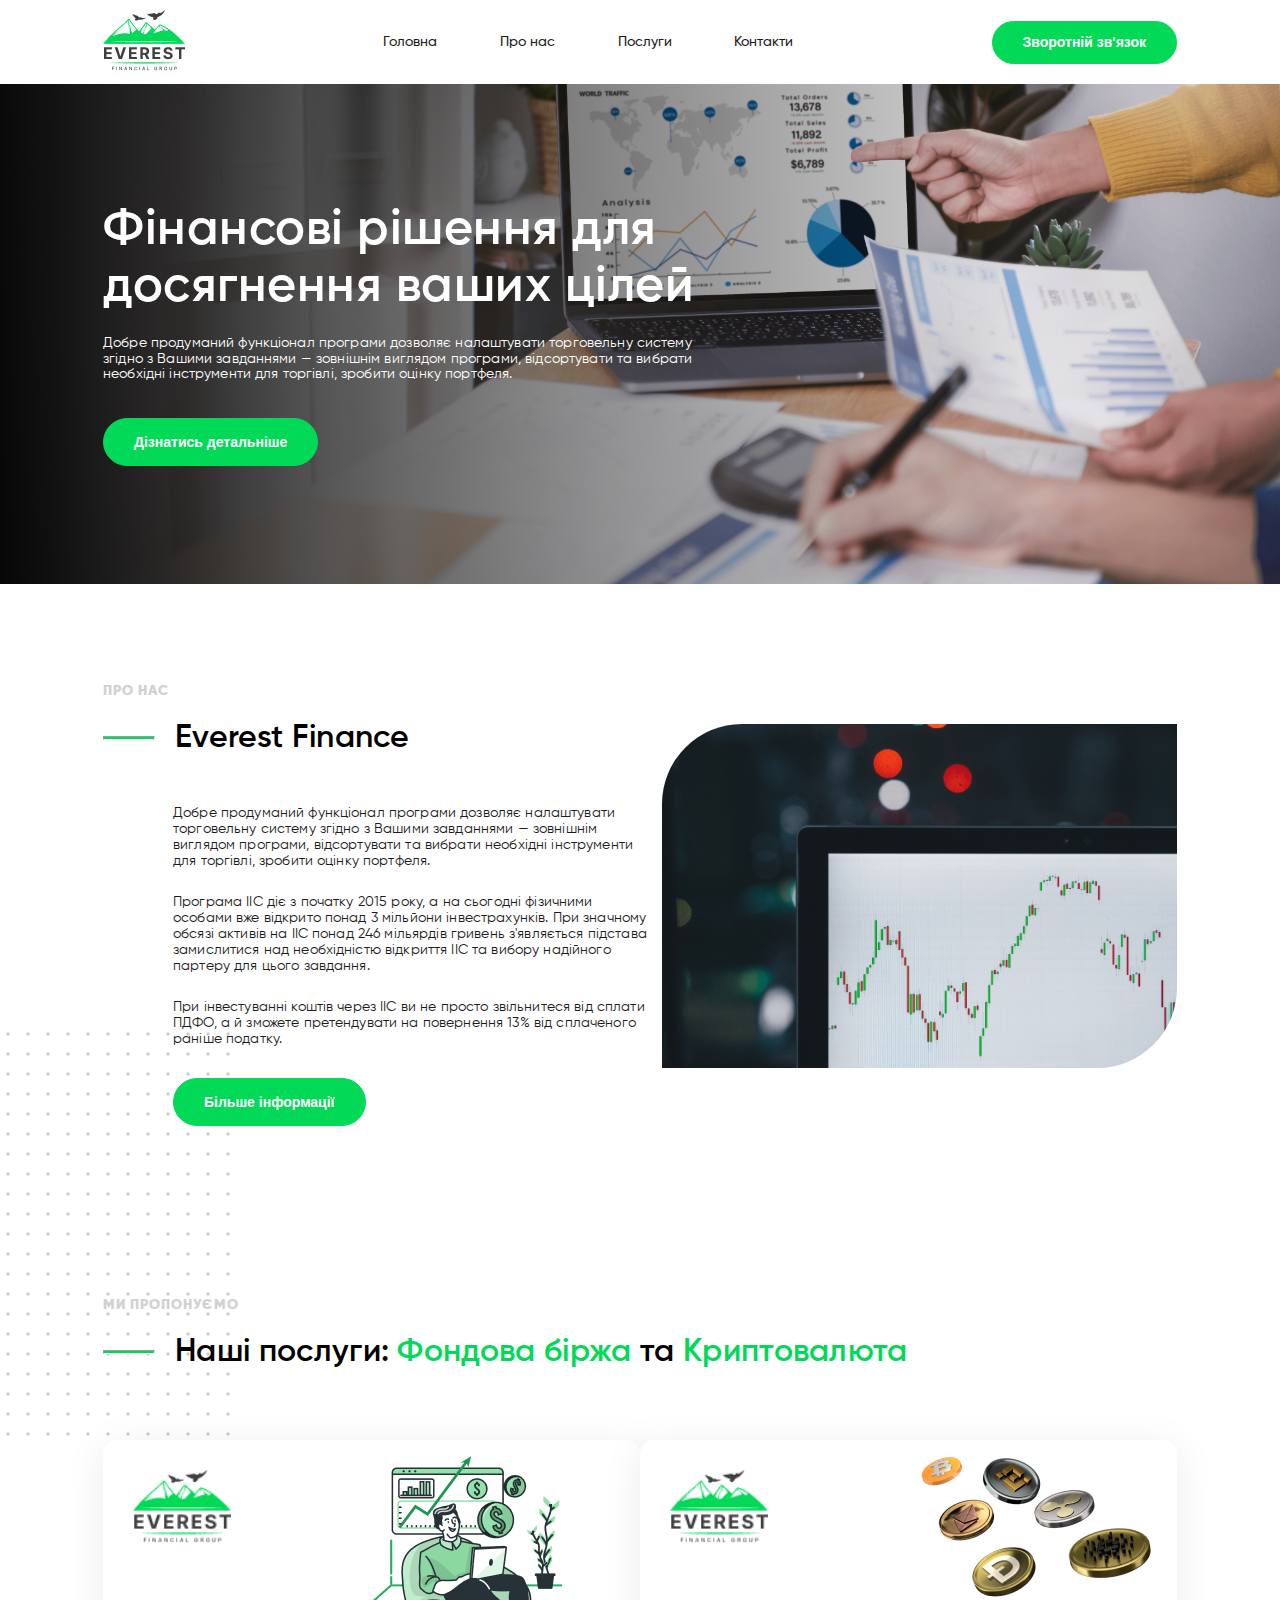
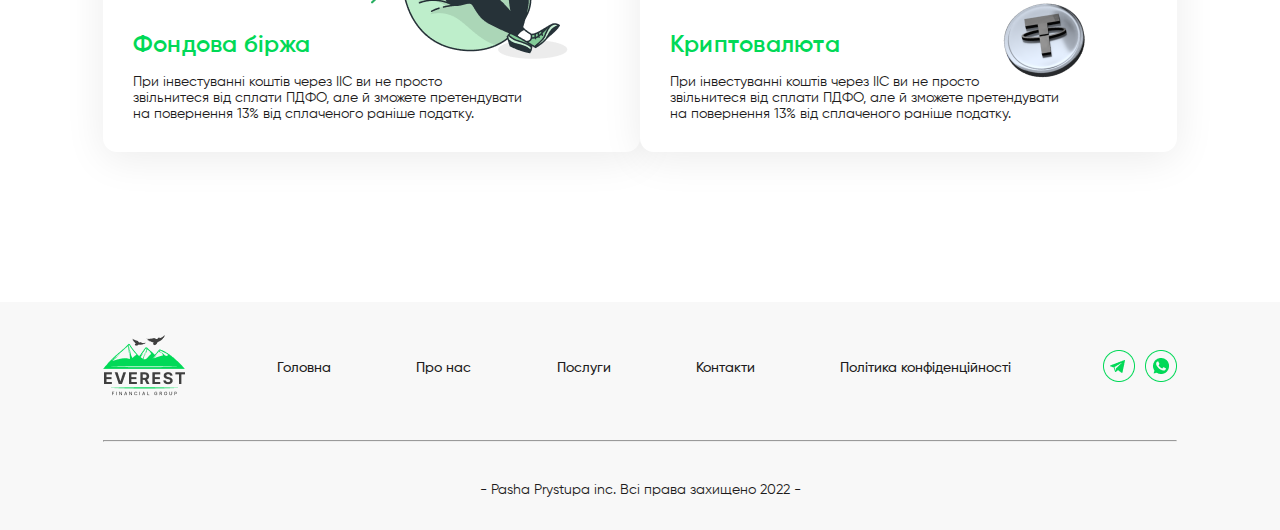
<file: index.html>
<!DOCTYPE html>
<html lang="uk">

<head>
   <meta charset="UTF-8">
   <meta http-equiv="X-UA-Compatible" content="IE=edge">
   <meta name="viewport" content="width=device-width, initial-scale=1.0">
   <link rel="stylesheet" href="./css/main.css">
   <title>Everest</title>
</head>

<body class="body">
   <header class="header">
      <div class="body_header _container">
         <a href="./index.html"><img class="header_logo" src="./images/logo_main.png" alt="Main logo"></a>
         <nav class="header_nav">
            <a class="header_link" href="./index.html">Головна</a>
            <a class="header_link" href="./about_us.html">Про нас</a>
            <div class="dropdown">
               <a class="header_link dropdown" onclick="dropdownMenu()">Послуги</a>
               <div class="dropdown_content" id="dropdown">
                  <a href="./stock_market.html" class="dropdown_content_link">Фондова біржа</a>
                  <a href="./crypto.html" class="dropdown_content_link">Криптовалюта</a>
               </div>
            </div>
            <a class="header_link" href="./contacts.html">Контакти</a>
         </nav>
         <a class="popup_button_link" href="#popup"><button class="header_button white_text">Зворотній
               зв'язок</button></a>
         <div class="mobile_menu_group">
            <a href="#popup" class="phone_link_button">
               <button class="header_phone_button">
                  <img src="./images/phone_button.png" alt="menu phone button">
               </button>
            </a>
            <a onclick="mobileMenuToggle()" class="mobile_menu_button" id="buttonActive"><span></span></a>
         </div>
      </div>
   </header>

   <main class="body_main">
      <div class="mobile_menu_popup" id="mobile_menu_popup">
         <div class="mobile_menu_popup_nav">
            <a class="header_link" href="./index.html">Головна</a>
            <a class="header_link" href="./about_us.html">Про нас</a>
            <div class="dropdown_footer">
               <a class="header_link mobile_dropdown_footer" onclick="dropdownMenuMobileFooter()">Послуги</a>
               <div class="mobile_dropdown_content_footer" id="mobile_dropdown_footer">
                  <a href="./stock_market.html" class="dropdown_content_link">Фондова біржа</a>
                  <a href="./crypto.html" class="dropdown_content_link">Криптовалюта</a>
               </div>
            </div>
            <a class="header_link" href="./contacts.html">Контакти</a>
            <a class="header_link" href="#">Політика конфіденційності</a>
         </div>
         <div class="mobile_popup_links">
            <a class="footer_link" href="https://t.me/pashkentosik" target="_blank"><img src="./images/twitter_icon.png"
                  alt="twitter icon"></a>
            <a class="footer_link" href="https://www.whatsapp.com/" target="_blank"><img src="./images/wats_up_icon.png"
                  alt="whats up icon"></a>
         </div>
      </div>
      <section class="main_banner">
         <div class="main_container _container">
            <div class="main_banner_content">
               <h2 class="main_banner_title">Фінансові рішення для досягнення ваших цілей</h2>
               <p class="main_banner_text">Добре продуманий функціонал програми дозволяє налаштувати торговельну
                  систему згідно з Вашими завданнями — зовнішнім виглядом програми, відсортувати та вибрати необхідні
                  інструменти для торгівлі, зробити оцінку портфеля.</p>
               <a class="main_banner_button_link" href="./about_us.html"><button
                     class="main_banner_button white_text">Дізнатись
                     детальніше</button></a>
            </div>
      </section>
      <div class="_container">
         <section class="about_us">
            <div class="about_us_content">
               <h3 class="gray_title">Про нас</h3>
               <div class="green_line_group">
                  <hr class="green_line">
                  <h4 class="line_title">Everest Finance</h4>
               </div>
               <div class="about_us_banner _tablet_invise">
                  <img class="about_us_banner_img" src="./images/main_about_us_img.png" alt="about us image">
                  <img src="./images/tablet_about_us_notebook.png" alt="about us image notebook"
                     class="tablet_about_us_banner_img">
               </div>
               <div class="about_us_text">
                  <p class="regular_text">Добре продуманий функціонал програми дозволяє налаштувати торговельну систему
                     згідно з Вашими завданнями — зовнішнім виглядом програми, відсортувати та вибрати необхідні
                     інструменти для торгівлі, зробити оцінку портфеля.</p>
                  <p class="regular_text">Програма ІІС діє з початку 2015 року, а на сьогодні фізичними особами вже
                     відкрито понад 3 мільйони інвестрахунків. При значному обсязі активів на ІІС понад 246 мільярдів
                     гривень з'являється підстава замислитися над необхідністю відкриття ІІС та вибору надійного партеру
                     для цього завдання.</p>
                  <p class="regular_text">При інвестуванні коштів через ІІС ви не просто звільнитеся від сплати ПДФО, а
                     й зможете претендувати на повернення 13% від сплаченого раніше податку.</p>
                  <a class="main_banner_button_link" href="./about_us.html"><button href="./about_us.html"
                        class="main_banner_button white_text">Більше
                        інформації</button></a>
               </div>
            </div>
            <div class="about_us_banner">
               <img class="about_us_banner_img" src="./images/main_about_us_img.png" alt="about us image">
            </div>
            <div class="polka_dotted"></div>
         </section>
         <section class="we_propose">
            <div class="we_propose_content">
               <h3 class="gray_title">Ми пропонуємо</h3>
                  <div class="green_line_group _propose_line">
                     <hr class="green_line">
                     <h4 class="line_title">Наші послуги: <span class="green_words">Фондова біржа</span> та <span
                           class="green_words">Криптовалюта</span></h4>
                  </div>
                  <div class="we_propose_content_group">
                     <div class="we_propose_card">
                        <div class="propose_card_group">
                           <img class="propose_card_logo" src="./images/logo_main.png" alt="everest logo">
                           <div class="propose_card_text_group">
                              <h5 class="propose_card_title">Фондова біржа</h5>
                              <p class="propose_card_text">При інвестуванні коштів через ІІС ви не просто<br>
                                 звільнитеся від сплати ПДФО, але й зможете претендувати на
                                 повернення 13% від сплаченого раніше податку.</p>
                           </div>
                           <img src="./images/card_guy.png" alt="we propose guy" class="propose_card_aside_guy">
                        </div>
                     </div>
                     <div class="we_propose_card">
                        <div class="propose_card_group">
                           <img class="propose_card_logo" src="./images/logo_main.png" alt="everest logo">
                           <div class="propose_card_text_group">
                              <h5 class="propose_card_title">Криптовалюта</h5>
                              <p class="propose_card_text">При інвестуванні коштів через ІІС ви не просто<br>
                                 звільнитеся від сплати ПДФО, але й зможете претендувати на
                                 повернення 13% від сплаченого раніше податку.</p>
                           </div>
                           <img src="./images/card_coins.png" alt="we propose guy" class="propose_card_aside_coins">
                        </div>
                     </div>
                  </div>
            </div>
         </section>
      </div>
      </div>
   </main>
   <footer class="footer_body">
      <div class="footer_wrapper">
         <div class="foot_container _container">
            <div class="footer_content">
               <a href="./index.html"><img class="header_logo" src="./images/logo_main.png" alt="Main logo"></a>
               <nav class="footer_nav">
                  <a class="header_link" href="./index.html">Головна</a>
                  <a class="header_link" href="./about_us.html">Про нас</a>
                  <div class="dropdown_footer header_link">
                     <a class="header_link dropdown_footer" onclick="dropdownMenuFooter()">Послуги</a>
                     <div class="dropdown_content_footer" id="dropdown_footer">
                        <a href="./stock_market.html" class="dropdown_content_link">Фондова біржа</a>
                        <a href="./crypto.html" class="dropdown_content_link">Криптовалюта</a>
                     </div>
                  </div>
                  <a class="header_link" href="./contacts.html">Контакти</a>
                  <a class="header_link" href="#">Політика конфіденційності</a>
               </nav>
               <div class="footer_links">
                  <a class="footer_link" href="https://t.me/pashkentosik" target="_blank"><img
                        src="./images/twitter_icon.png" alt="twitter icon"></a>
                  <a class="footer_link" href="https://www.whatsapp.com/" target="_blank"><img
                        src="./images/wats_up_icon.png" alt="whats up icon"></a>
               </div>
            </div>
            <hr class="footer_line">
            <h6 class="copyright_footer">- <a href="https://www.instagram.com/pashkentik/"
                  class="footer_copyright">Pasha Prystupa</a> inc. Всі
               права захищено 2022 -</h6>
         </div>
      </div>
   </footer>
   <div id="popup" class="popup">
      <a class="popup_area" href="#popup_close"></a>
      <div class="popup_body">
         <div class="popup_group">
            <div class="popup_content">
               <h3 class="popup_title">Зворотній зв'язок</h3>
               <form class="popup_input" action="#popup_success">
                  <input class="popup_input_field" type="text" placeholder="Ваше ім'я" required>
                  <input class="popup_input_field" type="tel" placeholder="Телефон" required>
                  <input class="popup_input_field" type="email" pattern="[a-z0-9._%+-]+@[a-z0-9.-]+\.[a-z]{2,4}$"
                     required placeholder="Емейл">
                  <input type="submit" class="popup_input_button" value="Надіслати">
               </form>
            </div>
            <a href="#popup_close" class="popup_close"><img class="popup_close_img" src="./images/close_btn.png"
                  alt="close icon"></a>
         </div>
      </div>
   </div>
   <div id="popup_success" class="popup_success">
      <a class="popup_area" href="#popup_close"></a>
      <div class="popup_body_success">
         <div class="popup_group_success">
            <div class="popup_content_success">
               <h3 class="popup_title title_success">Ви успішно надіслали заявку на зворотній дзвінок. Ми з вами
                  зв'яжемось найближчим часом!</h3>
            </div>
            <a href="#popup_close" class="popup_close"><img class="popup_close_img" src="./images/close_btn.png"
                  alt="close icon"></a>
         </div>
      </div>
   </div>
   <div id="popup_close" class="popup_close_scroll"></div>
   <script src="./js/main.js"></script>
</body>

</html>
</file>
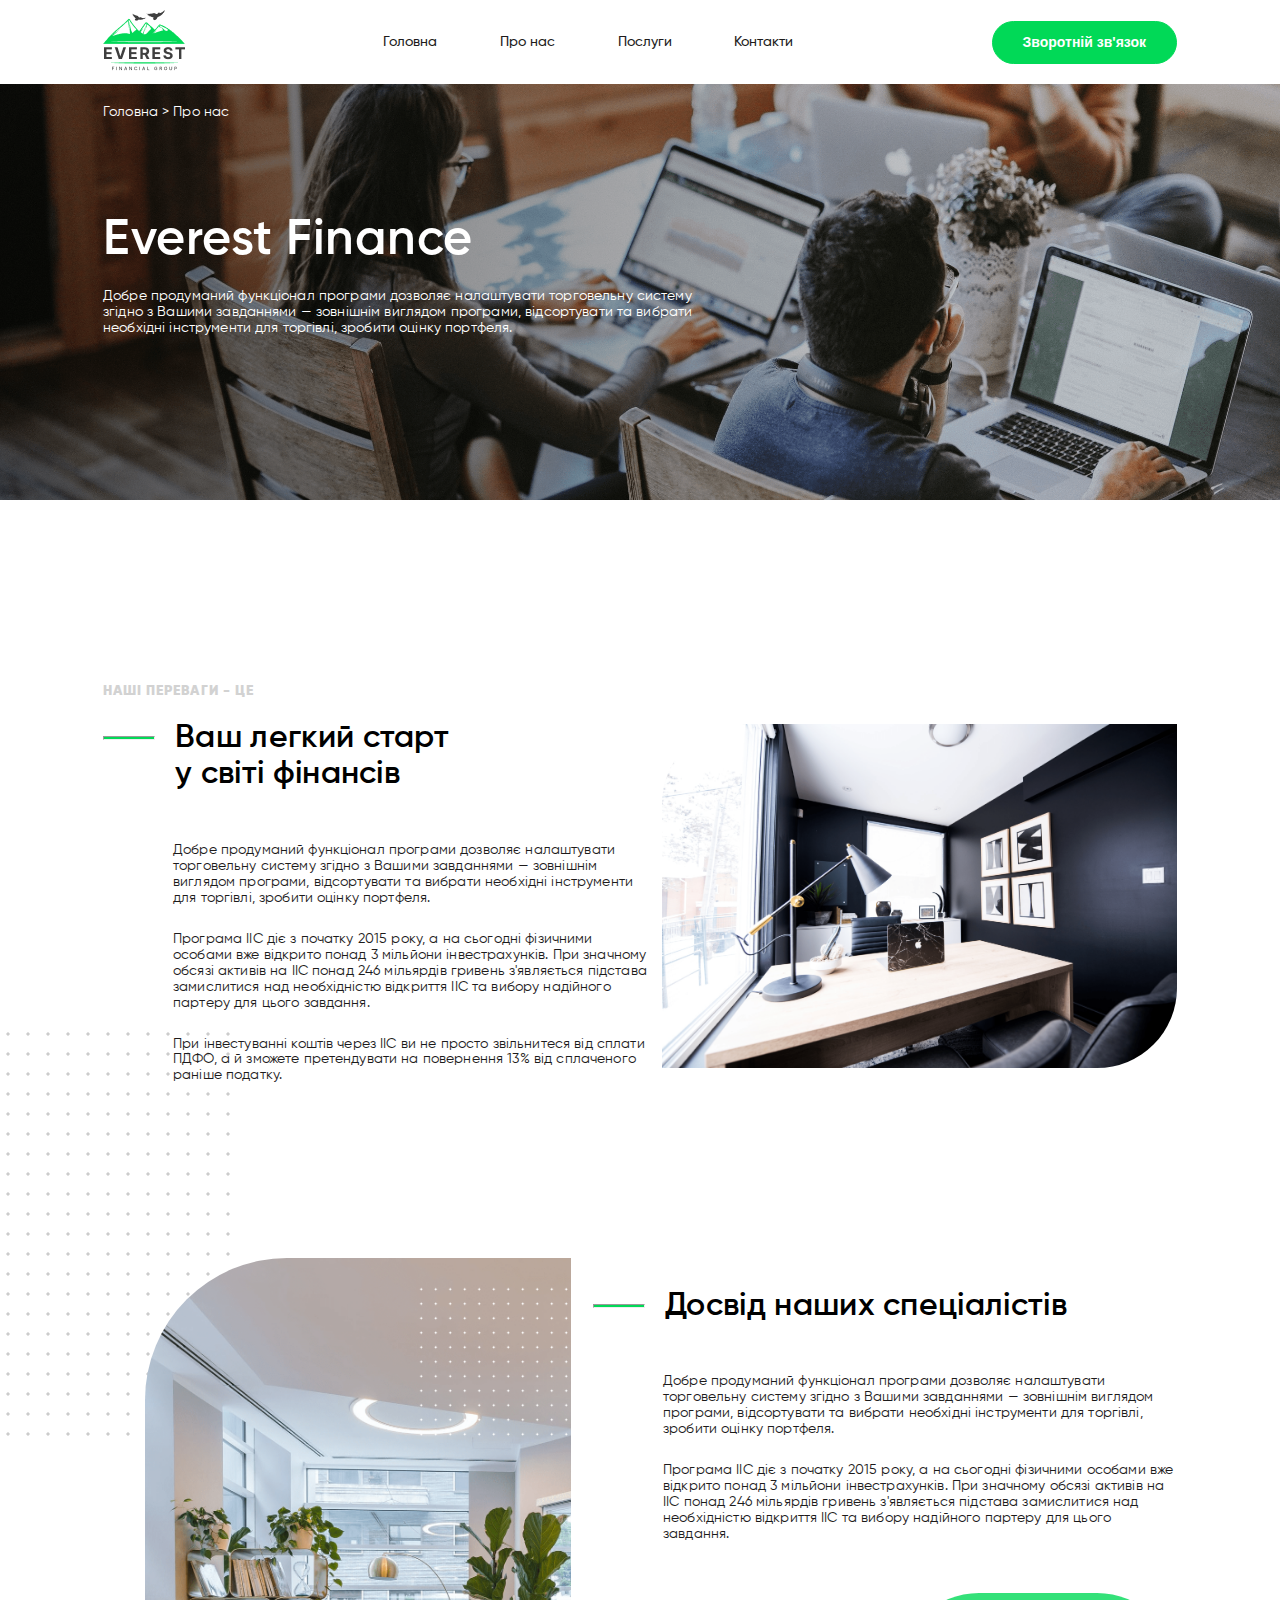
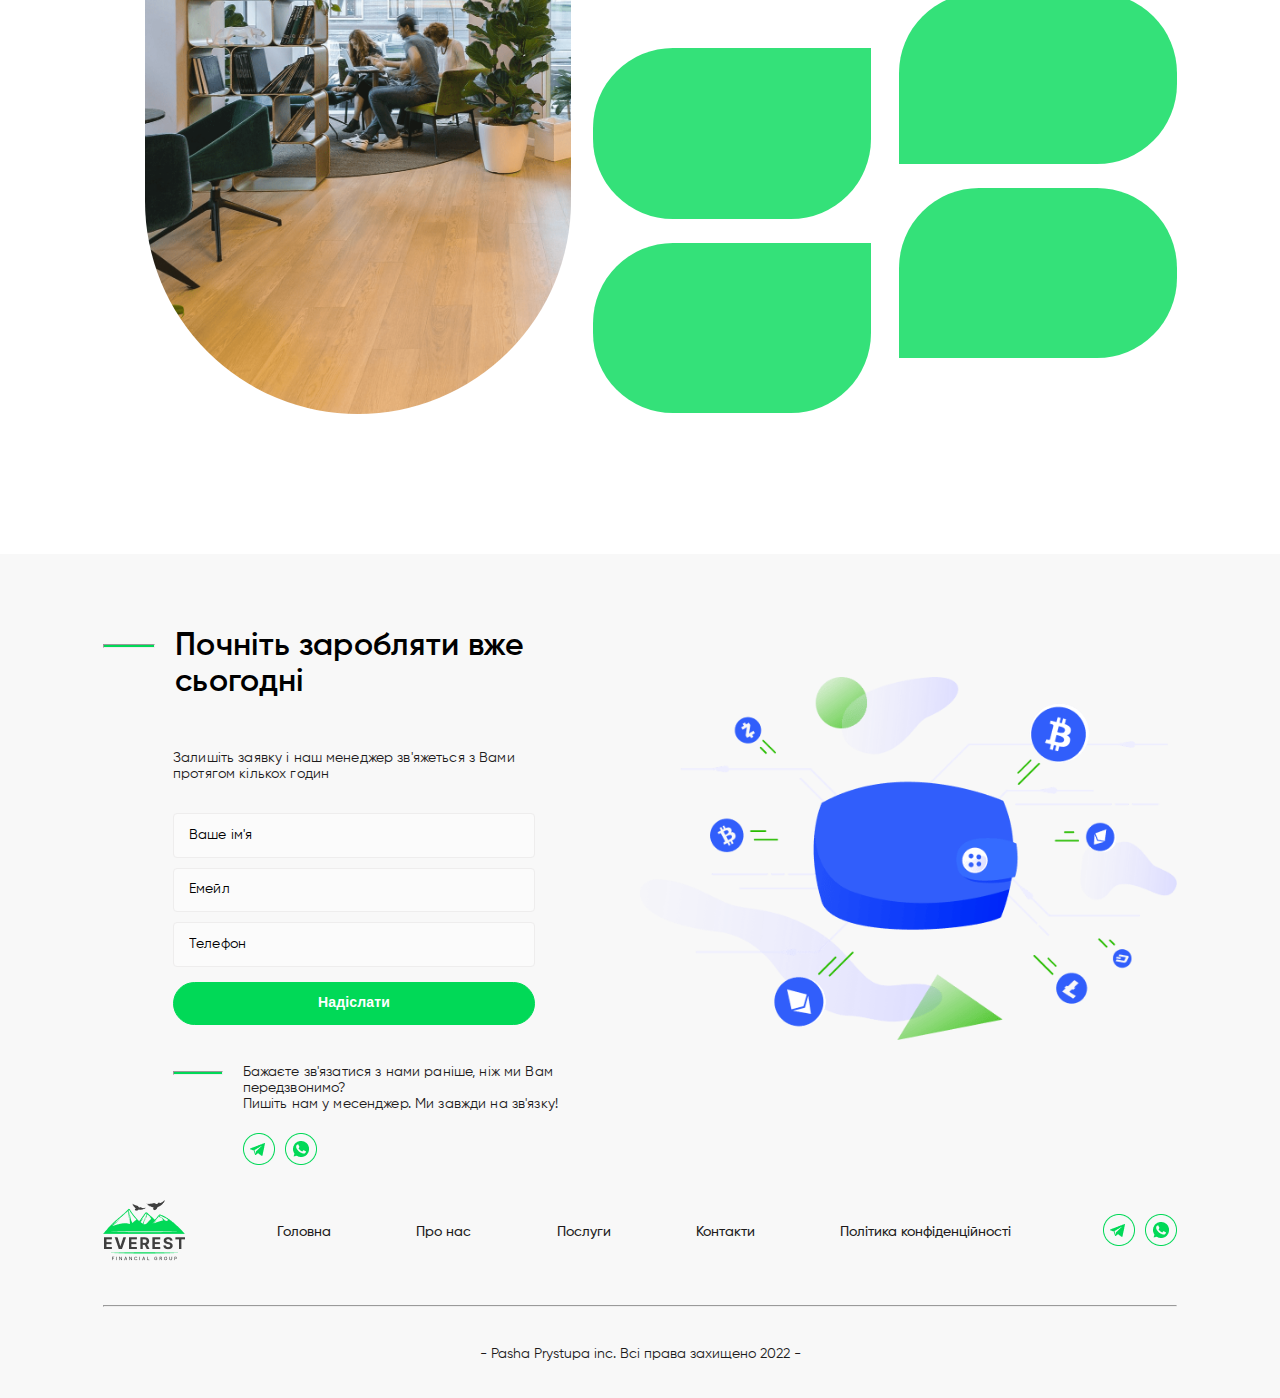
<file: about_us.html>
<!DOCTYPE html>
<html lang="uk">

<head>
   <meta charset="UTF-8">
   <meta http-equiv="X-UA-Compatible" content="IE=edge">
   <meta name="viewport" content="width=device-width, initial-scale=1.0">
   <link rel="stylesheet" href="./css/main.css">
   <title>Everest</title>
</head>

<body class="body">
   <header class="header">
      <div class="body_header _container">
         <a href="./index.html"><img class="header_logo" src="./images/logo_main.png" alt="Main logo"></a>
         <nav class="header_nav">
            <a class="header_link" href="./index.html">Головна</a>
            <a class="header_link" href="./about_us.html">Про нас</a>
            <div class="dropdown">
               <a class="header_link dropdown" onclick="dropdownMenu()">Послуги</a>
               <div class="dropdown_content header_link" id="dropdown">
                  <a href="./stock_market.html" class="dropdown_content_link">Фондова біржа</a>
                  <a href="./crypto.html" class="dropdown_content_link">Криптовалюта</a>
               </div>
            </div>
            <a class="header_link" href="./contacts.html">Контакти</a>
         </nav>
         <a class="popup_button_link" href="#popup"><button class="header_button white_text">Зворотній
               зв'язок</button></a>
         <div class="mobile_menu_group">
            <a href="#popup" class="phone_link_button">
               <button class="header_phone_button">
                  <img src="./images/phone_button.png" alt="menu phone button">
               </button>
            </a>
            <a onclick="mobileMenuToggle()" class="mobile_menu_button" id="buttonActive"><span></span></a>
         </div>
      </div>
   </header>
   <main>
      <div class="mobile_menu_popup" id="mobile_menu_popup">
         <div class="mobile_menu_popup_nav">
            <a class="header_link" href="./index.html">Головна</a>
            <a class="header_link" href="./about_us.html">Про нас</a>
            <div class="dropdown_footer">
               <a class="header_link mobile_dropdown_footer" onclick="dropdownMenuMobileFooter()">Послуги</a>
               <div class="mobile_dropdown_content_footer" id="mobile_dropdown_footer">
                  <a href="./stock_market.html" class="dropdown_content_link">Фондова біржа</a>
                  <a href="./crypto.html" class="dropdown_content_link">Криптовалюта</a>
               </div>
            </div>
            <a class="header_link" href="./contacts.html">Контакти</a>
            <a class="header_link" href="#">Політика конфіденційності</a>
         </div>
         <div class="mobile_popup_links">
            <a class="footer_link" href="https://t.me/pashkentosik" target="_blank"><img src="./images/twitter_icon.png"
                  alt="twitter icon"></a>
            <a class="footer_link" href="https://www.whatsapp.com/" target="_blank"><img src="./images/wats_up_icon.png"
                  alt="whats up icon"></a>
         </div>
      </div>
      <div class="body_main">
         <section class="main_banner au_main_banner">
            <div class="main_container _container">
               <div class="page_location">
                  <a href="./index.html" class="page_location_link">Головна</a>
                  <span class="page_location_arrow"> > </span>
                  <a href="./about_us.html" class="page_location_link">Про нас</a>
               </div>
               <div class="main_banner_content">
                  <h2 class="main_banner_title">Everest Finance</h2>
                  <p class="main_banner_text">Добре продуманий функціонал програми дозволяє налаштувати торговельну
                     систему згідно з Вашими завданнями — зовнішнім виглядом програми, відсортувати та вибрати необхідні
                     інструменти для торгівлі, зробити оцінку портфеля.</p>
               </div>
            </div>
         </section>
         <div class="_container">
            <section class="au_about_us">
               <div class="about_us_content">
                  <h3 class="gray_title">Наші переваги - це</h3>
                  <div class="green_line_group">
                     <hr class="green_line">
                     <h4 class="line_title">Ваш легкий старт<br> у світі фінансів</h4>
                  </div>
                  <div class="about_us_banner _tablet_invise">
                     <img class="au_about_us_banner_img" src="./images/main_about_us_img.png" alt="about us image">
                  </div>
                  <div class="about_us_text">
                     <p class="regular_text">Добре продуманий функціонал програми дозволяє налаштувати торговельну
                        систему згідно з Вашими завданнями — зовнішнім виглядом програми, відсортувати та вибрати
                        необхідні інструменти для торгівлі, зробити оцінку портфеля.</p>
                     <p class="regular_text">Програма ІІС діє з початку 2015 року, а на сьогодні фізичними особами вже
                        відкрито понад 3 мільйони інвестрахунків. При значному обсязі активів на ІІС понад 246 мільярдів
                        гривень з'являється підстава замислитися над необхідністю відкриття ІІС та вибору надійного
                        партеру для цього завдання.</p>
                     <p class="regular_text">При інвестуванні коштів через ІІС ви не просто звільнитеся від сплати ПДФО,
                        а й зможете претендувати на повернення 13% від сплаченого раніше податку.</p>
                  </div>
               </div>
               <div class="about_us_banner">
                  <img class="about_us_banner_img" src="./images/about_us_advantage.png" alt="our advantages">
               </div>
               <div class="polka_dotted"></div>
            </section>
            <section class="au_expirience">
               <div class="au_expirience_banner">
                  <span class="au_expirience_banner_img" alt="our experience">
                     <div class="au_polka_dotted"></div>
               </div>
               <div class="au_expirience_content">
                  <div class="au_expirience_content_text">
                     <div class="green_line_group">
                        <hr class="green_line">
                        <h4 class="line_title">Досвід наших спеціалістів</h4>
                     </div>
                     <div class="au_expirience_tablet">
                        <span class="au_expirience_tablet_img" alt="our expirience peoples">
                     </div>
                     <div class="about_us_text">
                        <p class="regular_text">Добре продуманий функціонал програми дозволяє налаштувати торговельну
                           систему згідно з Вашими завданнями — зовнішнім виглядом програми, відсортувати та вибрати
                           необхідні інструменти для торгівлі, зробити оцінку портфеля.</p>
                        <p class="regular_text">Програма ІІС діє з початку 2015 року, а на сьогодні фізичними особами
                           вже відкрито понад 3 мільйони інвестрахунків. При значному обсязі активів на ІІС понад 246
                           мільярдів гривень з'являється підстава замислитися над необхідністю відкриття ІІС та вибору
                           надійного партеру для цього завдання.</p>
                     </div>
                  </div>
                  <div class="au_green_drops">
                     <div class="au_green_drops_vertical">
                        <div class="au_green_drop scroll_hidden">
                           <h5 class="au_green_drop_title">18</h5>
                           <p class="au_green_drop_text">Років досвіду</p>
                        </div>
                        <div class="au_green_drop scroll_hidden mobile_hide_drop">
                           <h5 class="au_green_drop_title">9.8/10</h5>
                           <p class="au_green_drop_text">Рейтинг довіри</p>
                        </div>
                        <div class="au_green_drop_mirror scroll_hidden mobile_show_drop">
                           <h5 class="au_green_drop_title">1500+</h5>
                           <p class="au_green_drop_text">Задоволених клієнтів</p>
                        </div>
                     </div>
                     <div class="au_green_drops_vertical _mirror">
                        <div class="au_green_drop_mirror scroll_hidden mobile_hide_drop">
                           <h5 class="au_green_drop_title">1500+</h5>
                           <p class="au_green_drop_text">Задоволених клієнтів</p>
                        </div>
                        <div class="au_green_drop scroll_hidden mobile_show_drop">
                           <h5 class="au_green_drop_title">9.8/10</h5>
                           <p class="au_green_drop_text">Рейтинг довіри</p>
                        </div>
                        <div class="au_green_drop_mirror scroll_hidden">
                           <h5 class="au_green_drop_title">5000$</h5>
                           <p class="au_green_drop_text">Середній дохід наших клієнтів через пів року</p>
                        </div>
                     </div>
                  </div>
               </div>
            </section>
         </div>
      </div>
   </main>
   <footer class="footer_body">
      <div class="au_footer_wrapper">
         <div class="_container">
            <div class="start_make_money">
               <div class="start_make_money_form">
                  <div class="au_expirience_content_text">
                     <div class="green_line_group ">
                        <hr class="green_line">
                        <h4 class="line_title">Почніть заробляти вже сьогодні</h4>
                     </div>
                     <div class="about_us_text">
                        <p class="regular_text mobile_form_padding">Залишіть заявку і наш менеджер зв'яжеться з Вами
                           <br>протягом кількох
                           годин
                        </p>
                        <div class="au_popup_content">
                           <form class="au_popup_input" action="#popup_success">
                              <input class="popup_input_field" type="text" placeholder="Ваше ім'я" required>
                              <input class="popup_input_field" type="email"
                                 pattern="[a-z0-9._%+-]+@[a-z0-9.-]+\.[a-z]{2,4}$" required placeholder="Емейл">
                              <input class="popup_input_field" type="tel" placeholder="Телефон" required>
                              <input type="submit" class="popup_input_button" value="Надіслати">
                           </form>
                        </div>
                        <div class="au_green_line_group">
                           <hr class="au_green_line">
                           <div class="au_green_line_links_text">
                              <p class="au_regular_text">Бажаєте зв'язатися з нами раніше, ніж ми Вам
                                 передзвонимо?<br>Пишіть нам у месенджер. Ми завжди на зв'язку!</p>
                              <div class="au_green_line_links">
                                 <a class="footer_link" href="https://t.me/pashkentosik" target="_blank"><img
                                       src="./images/twitter_icon.png" alt="twitter icon"></a>
                                 <a class="footer_link" href="https://www.whatsapp.com/" target="_blank"><img
                                       src="./images/wats_up_icon.png" alt="whats up icon"></a>
                              </div>
                           </div>
                        </div>
                     </div>
                  </div>
               </div>
               <div>
                  <img class="start_make_money_img" src="./images/start_make_money.png" alt="wallet start make money">
               </div>
            </div>
            <div class="foot_container">
               <div class="footer_content">
                  <a href="./index.html"><img class="header_logo" src="./images/logo_main.png" alt="Main logo"></a>
                  <nav class="footer_nav">
                     <a class="header_link" href="./index.html">Головна</a>
                     <a class="header_link" href="./about_us.html">Про нас</a>
                     <div class="dropdown_footer">
                        <a class="header_link dropdown_footer" onclick="dropdownMenuFooter()">Послуги</a>
                        <div class="dropdown_content_footer" id="dropdown_footer">
                           <a href="./stock_market.html" class="dropdown_content_link">Фондова біржа</a>
                           <a href="./crypto.html" class="dropdown_content_link">Криптовалюта</a>
                        </div>
                     </div>
                     <a class="header_link" href="./contacts.html">Контакти</a>
                     <a class="header_link" href="#">Політика конфіденційності</a>
                  </nav>
                  <div class="footer_links">
                     <a class="footer_link" href="https://t.me/pashkentosik" target="_blank"><img
                           src="./images/twitter_icon.png" alt="twitter icon"></a>
                     <a class="footer_link" href="https://www.whatsapp.com/" target="_blank"><img
                           src="./images/wats_up_icon.png" alt="whats up icon"></a>
                  </div>
               </div>
               <hr class="footer_line">
               <h6 class="copyright_footer">- <a href="https://www.instagram.com/pashkentik/"
                     class="footer_copyright">Pasha Prystupa</a> inc.
                  Всі права захищено 2022 -</h6>
            </div>
         </div>
      </div>
   </footer>
   <div id="popup" class="popup">
      <a class="popup_area" href="#popup_close"></a>
      <div class="popup_body">
         <div class="popup_group">
            <div class="popup_content">
               <h3 class="popup_title">Зворотній зв'язок</h3>
               <form class="popup_input" action="#popup_success">
                  <input class="popup_input_field" type="text" placeholder="Ваше ім'я" required>
                  <input class="popup_input_field" type="tel" placeholder="Телефон" required>
                  <input class="popup_input_field" type="email" pattern="[a-z0-9._%+-]+@[a-z0-9.-]+\.[a-z]{2,4}$"
                     required placeholder="Емейл">
                  <input type="submit" class="popup_input_button" value="Надіслати">
               </form>
            </div>
            <a href="#popup_close" class="popup_close"><img class="popup_close_img" src="./images/close_btn.png"
                  alt="close icon"></a>
         </div>
      </div>
   </div>
   <div id="popup_success" class="popup_success">
      <a class="popup_area" href="#popup_close"></a>
      <div class="popup_body_success">
         <div class="popup_group_success">
            <div class="popup_content_success">
               <h3 class="popup_title title_success">Ви успішно надіслали заявку на зворотній дзвінок. Ми з вами
                  зв'яжемось найближчим часом!</h3>
            </div>
            <a href="#popup_close" class="popup_close"><img class="popup_close_img" src="./images/close_btn.png"
                  alt="close icon"></a>
         </div>
      </div>
   </div>
   <div id="popup_close" class="popup_close_scroll"></div>
   <script src="./js/main.js"></script>
</body>

</html>
</file>
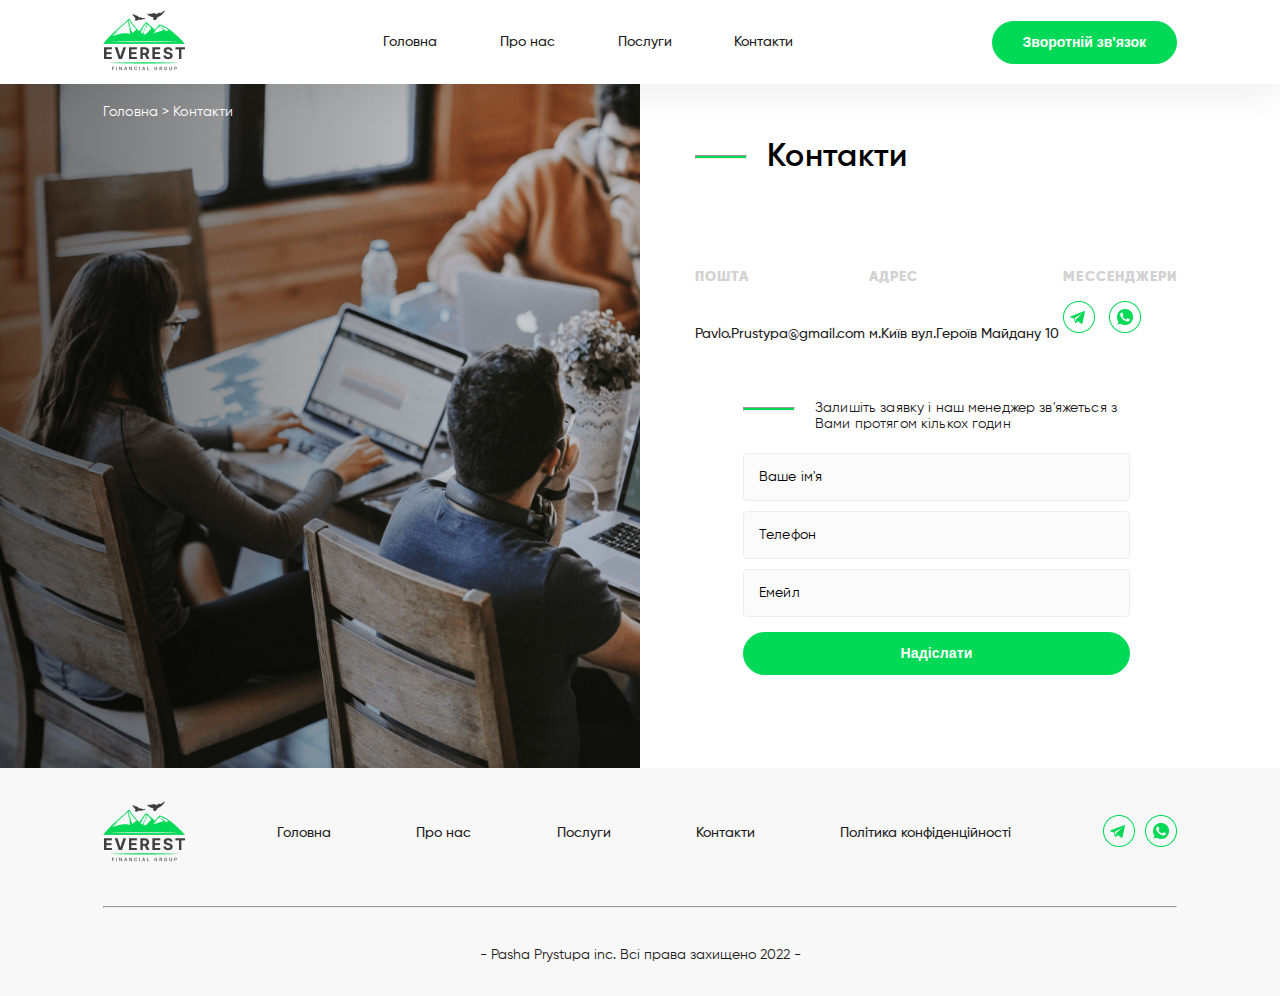
<file: contacts.html>
<!DOCTYPE html>
<html lang="uk">

<head>
   <meta charset="UTF-8">
   <meta http-equiv="X-UA-Compatible" content="IE=edge">
   <meta name="viewport" content="width=device-width, initial-scale=1.0">
   <link rel="stylesheet" href="./css/main.css">
   <title>Everest</title>
</head>

<body class="body">
   <header class="header">
      <div class="body_header _container">
         <a href="./index.html"><img class="header_logo" src="./images/logo_main.png" alt="Main logo"></a>
         <nav class="header_nav">
            <a class="header_link" href="./index.html">Головна</a>
            <a class="header_link" href="./about_us.html">Про нас</a>
            <div class="dropdown">
               <a class="header_link dropdown" onclick="dropdownMenu()">Послуги</a>
               <div class="dropdown_content" id="dropdown">
                  <a href="./stock_market.html" class="dropdown_content_link">Фондова біржа</a>
                  <a href="./crypto.html" class="dropdown_content_link">Криптовалюта</a>
               </div>
            </div>
            <a class="header_link" href="./contacts.html">Контакти</a>
         </nav>
         <a class="popup_button_link" href="#popup"><button class="header_button white_text">Зворотній
               зв'язок</button></a>
         <div class="mobile_menu_group">
            <a href="#popup" class="phone_link_button">
               <button class="header_phone_button">
                  <img src="./images/phone_button.png" alt="menu phone button">
               </button>
            </a>
            <a onclick="mobileMenuToggle()" class="mobile_menu_button" id="buttonActive"><span></span></a>
         </div>
      </div>
   </header>
   <main class="contact_body">
      <div class="mobile_menu_popup" id="mobile_menu_popup">
         <div class="mobile_menu_popup_nav">
            <a class="header_link" href="./index.html">Головна</a>
            <a class="header_link" href="./about_us.html">Про нас</a>
            <div class="dropdown_footer">
               <a class="header_link mobile_dropdown_footer" onclick="dropdownMenuMobileFooter()">Послуги</a>
               <div class="mobile_dropdown_content_footer" id="mobile_dropdown_footer">
                  <a href="./stock_market.html" class="dropdown_content_link">Фондова біржа</a>
                  <a href="./crypto.html" class="dropdown_content_link">Криптовалюта</a>
               </div>
            </div>
            <a class="header_link" href="./contacts.html">Контакти</a>
            <a class="header_link" href="#">Політика конфіденційності</a>
         </div>
         <div class="mobile_popup_links">
            <a class="footer_link" href="https://t.me/pashkentosik" target="_blank"><img src="./images/twitter_icon.png"
                  alt="twitter icon"></a>
            <a class="footer_link" href="https://www.whatsapp.com/" target="_blank"><img src="./images/wats_up_icon.png"
                  alt="whats up icon"></a>
         </div>
      </div>
      <div class="contact_container _container">
         <div class="flex_container_contact">
            <div class="page_location contact_page_location">
               <a href="./index.html" class="page_location_link">Головна</a>
               <span class="page_location_arrow"> > </span>
               <a href="./contacts.html" class="page_location_link">Контакти</a>
            </div>
            <section class="contact_card_content">
               <div class="contact_form">
                  <div class="green_line_group">
                     <hr class="green_line">
                     <h4 class="contact_line_title">Контакти</h4>
                  </div>
                  <ul class="contact_location">
                     <li class="contact_location_item">
                        <h5 class="contact_gray_title">Пошта</h5>
                        <a class="header_link" href="mailto:Pavlo.Prustypa@gmail.com">Pavlo.Prustypa@gmail.com</a>
                     </li>
                     <li class="contact_location_item">
                        <h5 class="contact_gray_title">Адрес</h5>
                        <a href="https://goo.gl/maps/s9e3LSwc5G4M2y738" class="header_link">м.Київ вул.Героїв Майдану 10</a>
                     </li>
                     <li class="contact_location_item">
                        <h5 class="contact_gray_title">Мессенджери</h5>
                        <div class="contact_social_group">
                           <a class="footer_link" href="https://t.me/pashkentosik" target="_blank"><img
                                 src="./images/twitter_icon.png" alt="twitter icon"></a>
                           <a class="footer_link" href="https://www.whatsapp.com/" target="_blank"><img
                                 src="./images/wats_up_icon.png" alt="whats up icon"></a>
                        </div>
                     </li>
                  </ul>
                  <div class="contact_wrapper">
                     <div class="au_green_line_group">
                        <hr class="au_green_line">
                        <div class="au_green_line_links_text">
                           <p class="au_regular_text">Залишіть заявку і наш менеджер зв'яжеться з<br> Вами протягом
                              кількох годин</p>
                           <div class="au_green_line_links">
                           </div>
                        </div>
                     </div>
                     <div class="card_popup_content">
                        <form class="card_popup_input" action="#popup_success">
                           <input class="popup_input_field" type="text" placeholder="Ваше ім'я" required>
                           <input class="popup_input_field" type="tel" placeholder="Телефон" required>
                           <input class="popup_input_field" type="email"
                              pattern="[a-z0-9._%+-]+@[a-z0-9.-]+\.[a-z]{2,4}$" required placeholder="Емейл">
                           <input type="submit" class="popup_input_button" value="Надіслати">
                        </form>
                     </div>
                  </div>
               </div>
            </section>
         </div>
      </div>
      <div class="contact_main_banner">
      </div>
   </main>
   <footer class="footer_body">
      <div class="_container">
         <div class="foot_container">
            <div class="footer_content">
               <a href="./index.html"><img class="header_logo" src="./images/logo_main.png" alt="Main logo"></a>
               <nav class="footer_nav">
                  <a class="header_link" href="./index.html">Головна</a>
                  <a class="header_link" href="./about_us.html">Про нас</a>
                  <div class="dropdown_footer header_link">
                     <a class="header_link dropdown_footer" onclick="dropdownMenuFooter()">Послуги</a>
                     <div class="dropdown_content_footer_contact" id="dropdown_footer">
                        <a href="./stock_market.html" class="dropdown_content_link">Фондова біржа</a>
                        <a href="./crypto.html" class="dropdown_content_link">Криптовалюта</a>
                     </div>
                  </div>
                  <a class="header_link" href="./contacts.html">Контакти</a>
                  <a class="header_link" href="#">Політика конфіденційності</a>
               </nav>
               <div class="footer_links">
                  <a class="footer_link" href="https://t.me/pashkentosik" target="_blank"><img
                        src="./images/twitter_icon.png" alt="twitter icon"></a>
                  <a class="footer_link" href="https://www.whatsapp.com/" target="_blank"><img
                        src="./images/wats_up_icon.png" alt="whats up icon"></a>
               </div>
            </div>
            <hr class="footer_line">
            <h6 class="copyright_footer">- <a href="https://www.instagram.com/pashkentik/"
                  class="footer_copyright">Pasha Prystupa</a> inc. Всі
               права захищено 2022 -</h6>
         </div>
      </div>
   </footer>
   <div id="popup" class="popup">
      <a class="popup_area" href="#popup_close"></a>
      <div class="popup_body">
         <div class="popup_group">
            <div class="popup_content">
               <h3 class="popup_title">Зворотній зв'язок</h3>
               <form class="popup_input" action="#popup_success">
                  <input class="popup_input_field" type="text" placeholder="Ваше ім'я" required>
                  <input class="popup_input_field" type="tel" placeholder="Телефон" required>
                  <input class="popup_input_field" type="email" pattern="[a-z0-9._%+-]+@[a-z0-9.-]+\.[a-z]{2,4}$"
                     required placeholder="Емейл">
                  <input type="submit" class="popup_input_button" value="Надіслати">
               </form>
            </div>
            <a href="#popup_close" class="popup_close"><img class="popup_close_img" src="./images/close_btn.png"
                  alt="close icon"></a>
         </div>
      </div>
   </div>
   <div id="popup_success" class="popup_success">
      <a class="popup_area" href="#popup_close"></a>
      <div class="popup_body_success">
         <div class="popup_group_success">
            <div class="popup_content_success">
               <h3 class="popup_title title_success">Ви успішно надіслали заявку на зворотній дзвінок. Ми з вами
                  зв'яжемось найближчим часом!</h3>
            </div>
            <a href="#popup_close" class="popup_close"><img class="popup_close_img" src="./images/close_btn.png"
                  alt="close icon"></a>
         </div>
      </div>
   </div>
   <div id="popup_close" class="popup_close_scroll"></div>
   <script src="./js/main.js"></script>
</body>

</html>
</file>
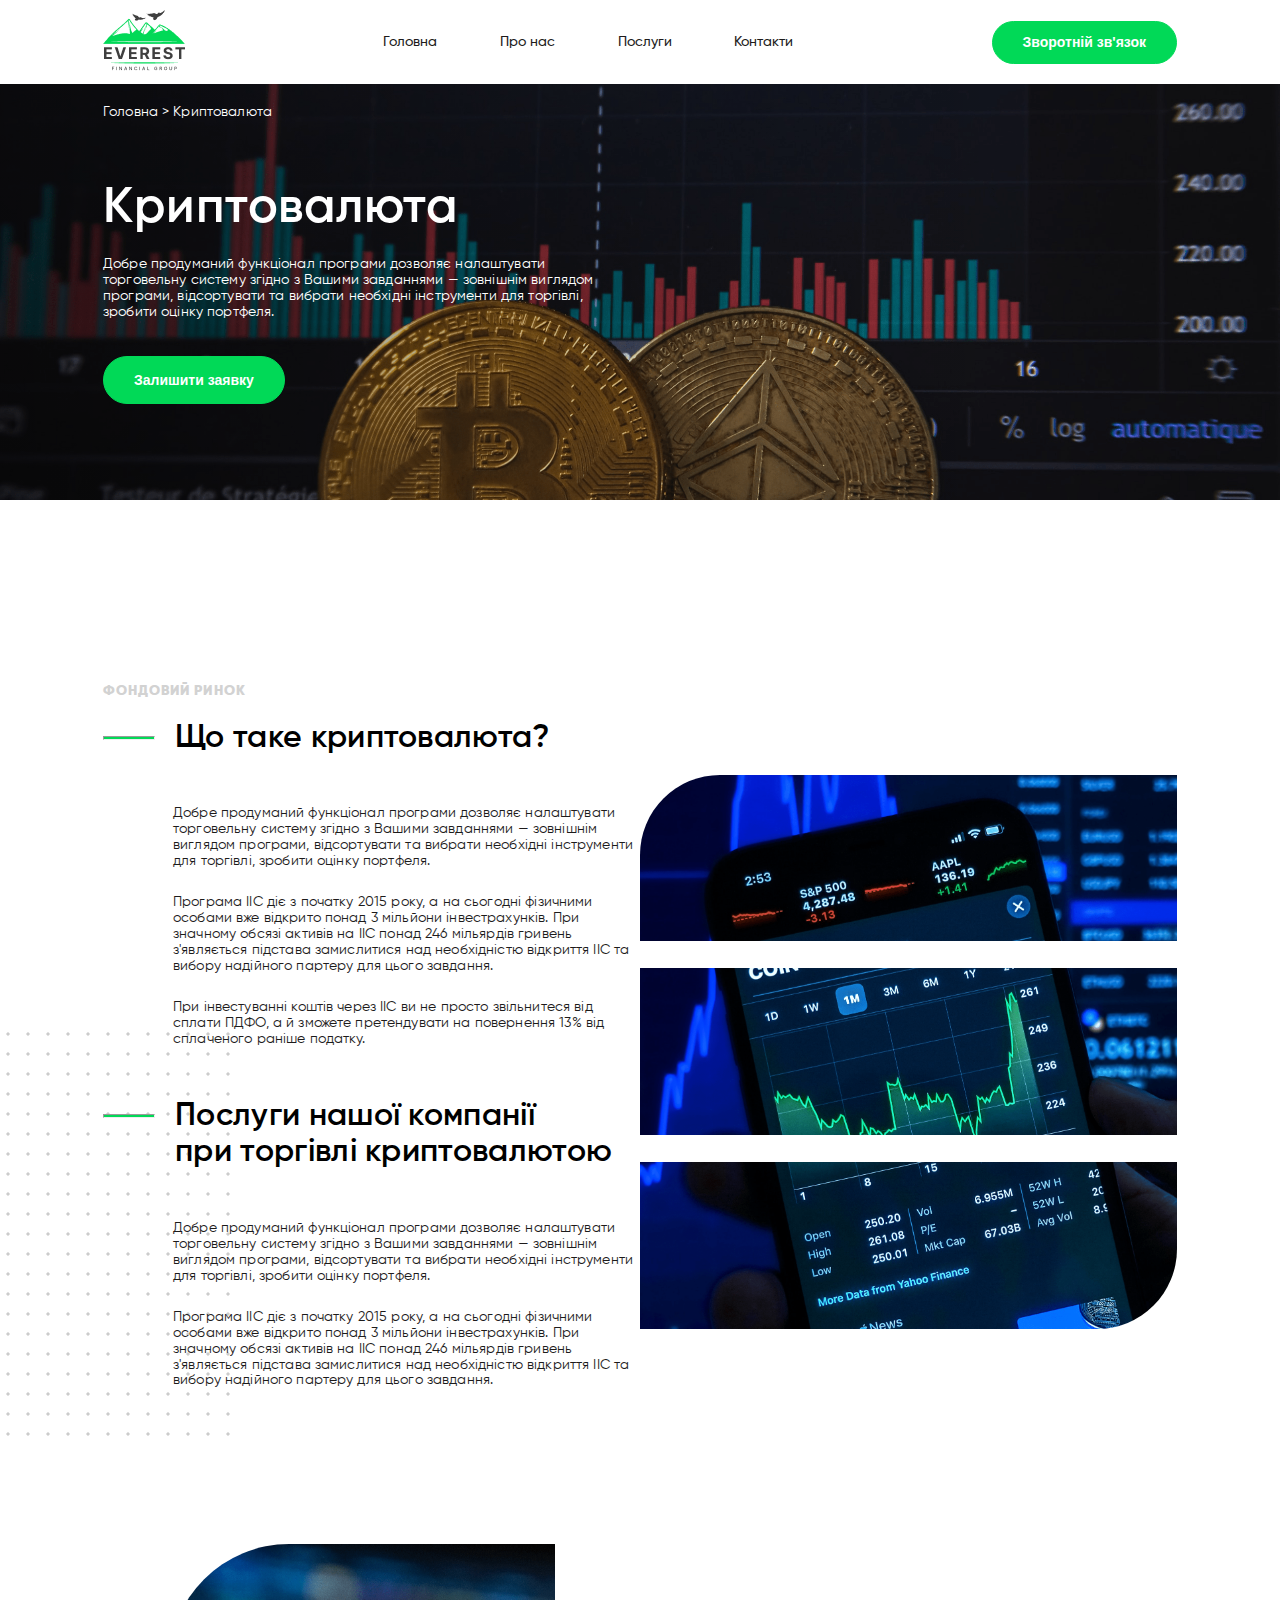
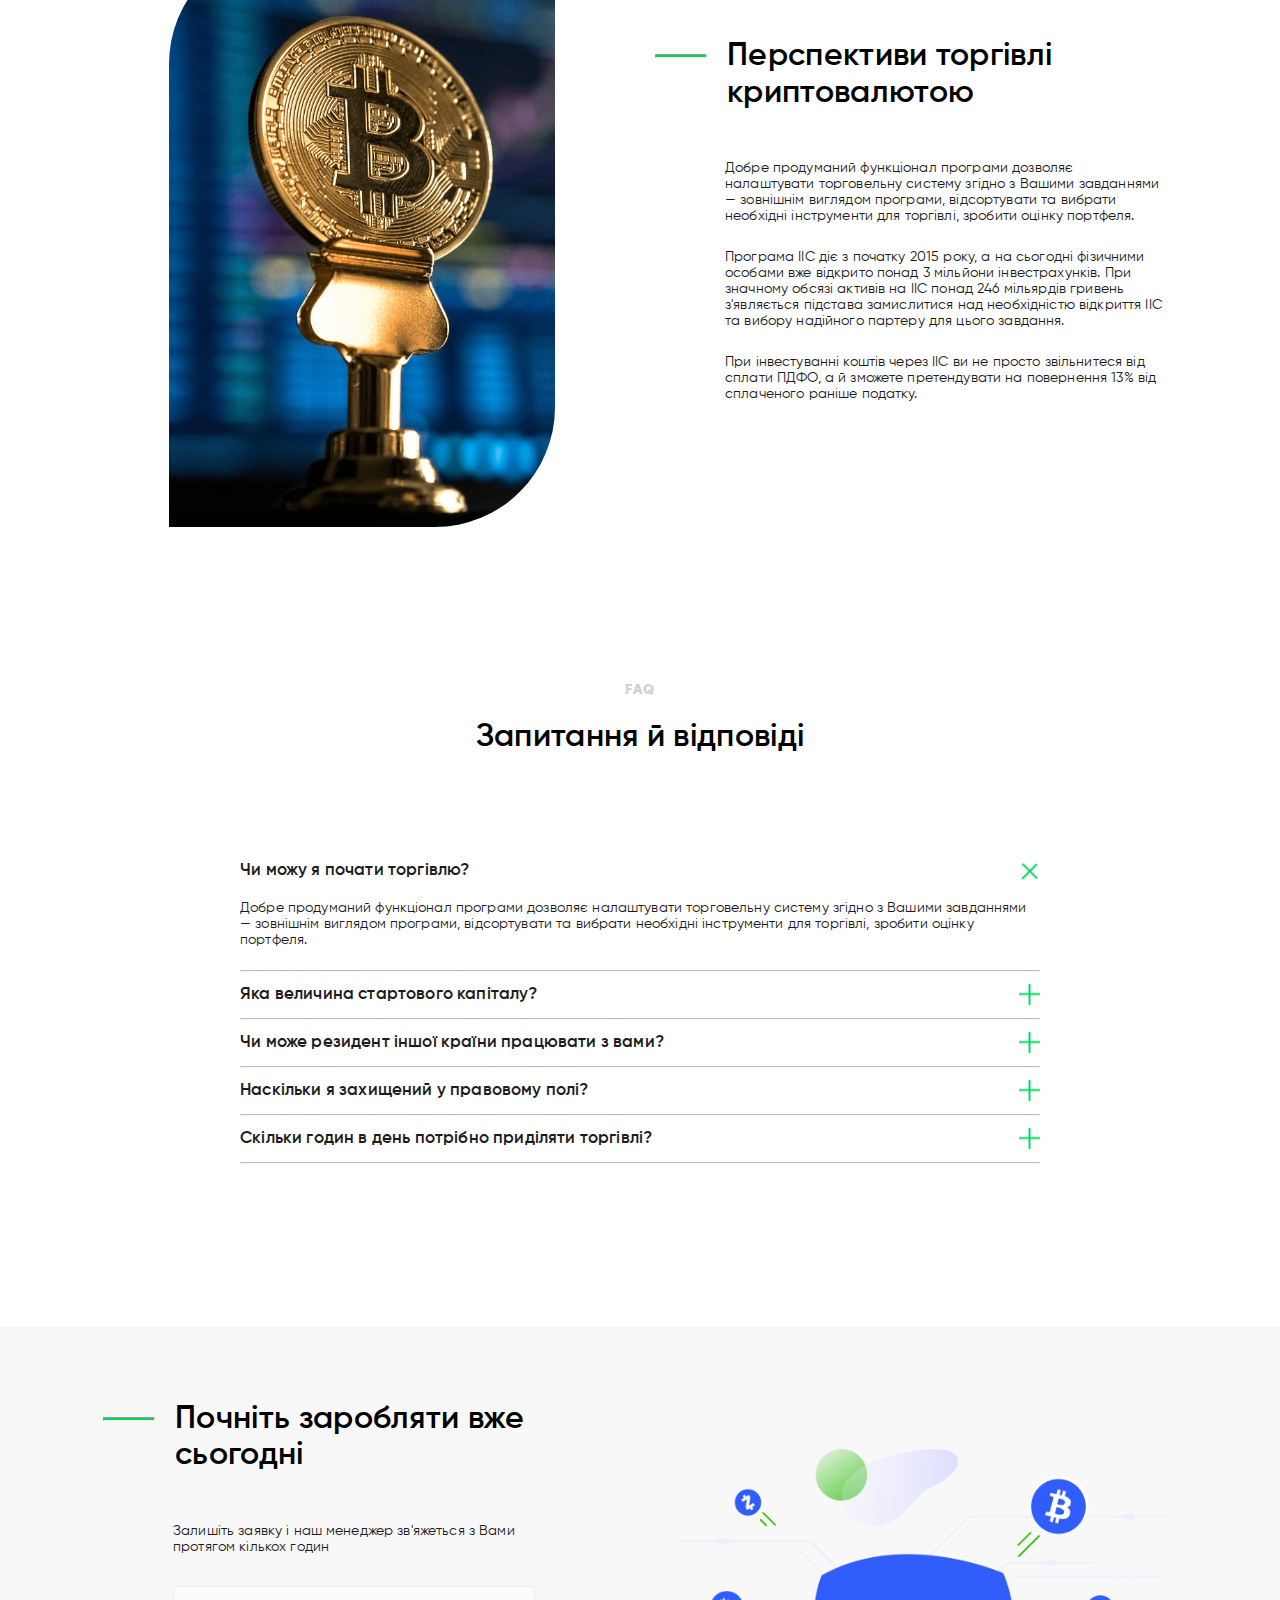
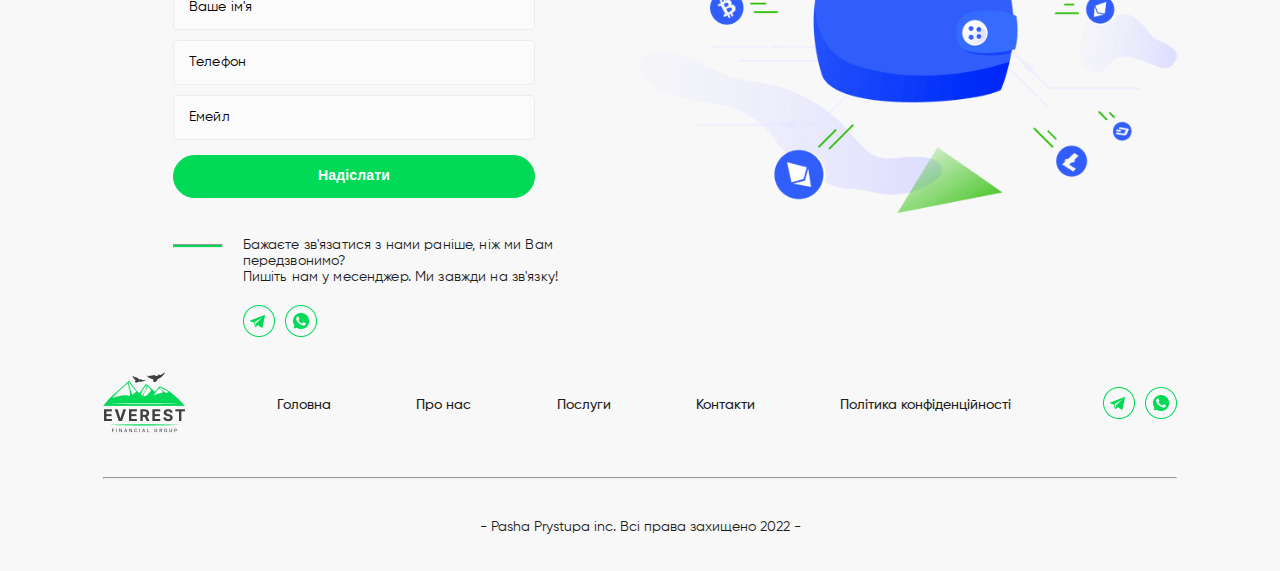
<file: crypto.html>
<!DOCTYPE html>
<html lang="uk">

<head>
   <meta charset="UTF-8">
   <meta http-equiv="X-UA-Compatible" content="IE=edge">
   <meta name="viewport" content="width=device-width, initial-scale=1.0">
   <link rel="stylesheet" href="./css/main.css">
   <title>Everest</title>
</head>

<body class="body">
   <header class="header">
      <div class="body_header _container">
         <a href="./index.html"><img class="header_logo" src="./images/logo_main.png" alt="Main logo"></a>
         <nav class="header_nav">
            <a class="header_link" href="./index.html">Головна</a>
            <a class="header_link" href="./about_us.html">Про нас</a>
            <div class="dropdown">
               <a class="header_link dropdown header_link" onclick="dropdownMenu()">Послуги</a>
               <div class="dropdown_content" id="dropdown">
                  <a href="./stock_market.html" class="dropdown_content_link">Фондова біржа</a>
                  <a href="./crypto.html" class="dropdown_content_link">Криптовалюта</a>
               </div>
            </div>
            <a class="header_link" href="./contacts.html">Контакти</a>
         </nav>
         <a class="popup_button_link" href="#popup"><button class="header_button white_text">Зворотній
               зв'язок</button></a>
         <div class="mobile_menu_group">
            <a href="#popup" class="phone_link_button">
               <button class="header_phone_button">
                  <img src="./images/phone_button.png" alt="menu phone button">
               </button>
            </a>
            <a onclick="mobileMenuToggle()" class="mobile_menu_button" id="buttonActive"><span></span></a>
         </div>
      </div>
   </header>
   <main>
      <div class="mobile_menu_popup" id="mobile_menu_popup">
         <div class="mobile_menu_popup_nav">
            <a class="header_link" href="./index.html">Головна</a>
            <a class="header_link" href="./about_us.html">Про нас</a>
            <div class="dropdown_footer">
               <a class="header_link mobile_dropdown_footer" onclick="dropdownMenuMobileFooter()">Послуги</a>
               <div class="mobile_dropdown_content_footer" id="mobile_dropdown_footer">
                  <a href="./stock_market.html" class="dropdown_content_link">Фондова біржа</a>
                  <a href="./crypto.html" class="dropdown_content_link">Криптовалюта</a>
               </div>
            </div>
            <a class="header_link" href="./contacts.html">Контакти</a>
            <a class="header_link" href="#">Політика конфіденційності</a>
         </div>
         <div class="mobile_popup_links">
            <a class="footer_link" href="https://t.me/pashkentosik" target="_blank"><img src="./images/twitter_icon.png"
                  alt="twitter icon"></a>
            <a class="footer_link" href="https://www.whatsapp.com/" target="_blank"><img src="./images/wats_up_icon.png"
                  alt="whats up icon"></a>
         </div>
      </div>
      <div class="body_main">
         <section class="main_banner crypto_main_banner">
            <div class="main_container _container">
               <div class="page_location">
                  <a href="./index.html" class="page_location_link">Головна</a>
                  <span class="page_location_arrow"> > </span>
                  <a href="./crypto.html" class="page_location_link">Криптовалюта</a>
               </div>
               <div class="main_banner_content">
                  <h2 class="main_banner_title">Криптовалюта</h2>
                  <p class="main_banner_text">Добре продуманий функціонал програми дозволяє налаштувати<br> торговельну
                     систему згідно з Вашими завданнями — зовнішнім виглядом<br> програми, відсортувати та вибрати
                     необхідні інструменти для торгівлі,<br> зробити оцінку портфеля.</p>
                  <a class="main_banner_button_link" href="#popup"><button
                        class="main_banner_button white_text">Залишити заявку</button></a>
               </div>
            </div>
         </section>
         <div class="_container">
            <section class="sm_about_us">
               <div class="sm_about_us_content">
                  <h3 class="gray_title">Фондовий ринок</h3>
                  <div class="green_line_group">
                     <hr class="green_line">
                     <h4 class="line_title">Що таке криптовалюта?</h4>
                  </div>
                  <div class="about_us_text">
                     <p class="regular_text">Добре продуманий функціонал програми дозволяє налаштувати торговельну
                        систему згідно з Вашими завданнями — зовнішнім виглядом програми, відсортувати та вибрати
                        необхідні інструменти для торгівлі, зробити оцінку портфеля.</p>
                     <p class="regular_text">Програма ІІС діє з початку 2015 року, а на сьогодні фізичними особами вже
                        відкрито понад 3 мільйони інвестрахунків. При значному обсязі активів на ІІС понад 246 мільярдів
                        гривень з'являється підстава замислитися над необхідністю відкриття ІІС та вибору надійного
                        партеру для цього завдання.</p>
                     <p class="regular_text">При інвестуванні коштів через ІІС ви не просто звільнитеся від сплати ПДФО,
                        а й зможете претендувати на повернення 13% від сплаченого раніше податку.</p>
                  </div>
                  <div class="sm_green_line_group">
                     <hr class="green_line">
                     <h4 class="line_title">Послуги нашої компанії<br>при торгівлі криптовалютою</h4>
                  </div>
                  <div class="about_us_text">
                     <p class="regular_text">Добре продуманий функціонал програми дозволяє налаштувати торговельну
                        систему згідно з Вашими завданнями — зовнішнім виглядом програми, відсортувати та вибрати
                        необхідні інструменти для торгівлі, зробити оцінку портфеля.</p>
                     <p class="regular_text">Програма ІІС діє з початку 2015 року, а на сьогодні фізичними особами вже
                        відкрито понад 3 мільйони інвестрахунків. При значному обсязі активів на ІІС понад 246 мільярдів
                        гривень з'являється підстава замислитися над необхідністю відкриття ІІС та вибору надійного
                        партеру для цього завдання.</p>
                  </div>
               </div>
               <div class="crypto_stock_market_top">
                  <img class="crypto_top_banner_img" src="./images/crypto_trio.png" alt="crypto phone">
                  <span class="white_line_crypto white_line_crypto_top"></span>
                  <span class="white_line_crypto white_line_crypto_bottom"></span>
               </div>
               <div class="polka_dotted"></div>
            </section>
            <section class="crypto_about_us">
               <div class="crypto_stock_market_top">
                  <img class="crypto_bitcoin_img" src="./images/crypto_bitcoin.png" alt="crypto bitcoin">
               </div>
               <div class="sm_about_us_content">
                  <div class="green_line_group">
                     <hr class="green_line">
                     <h4 class="line_title">Перспективи торгівлі криптовалютою</h4>
                  </div>
                  <div class="about_us_text">
                     <p class="regular_text">Добре продуманий функціонал програми дозволяє налаштувати торговельну
                        систему згідно з Вашими завданнями — зовнішнім виглядом програми, відсортувати та вибрати
                        необхідні інструменти для торгівлі, зробити оцінку портфеля.</p>
                     <p class="regular_text">Програма ІІС діє з початку 2015 року, а на сьогодні фізичними особами вже
                        відкрито понад 3 мільйони інвестрахунків. При значному обсязі активів на ІІС понад 246 мільярдів
                        гривень з'являється підстава замислитися над необхідністю відкриття ІІС та вибору надійного
                        партеру для цього завдання.</p>
                     <p class="regular_text">При інвестуванні коштів через ІІС ви не просто звільнитеся від сплати ПДФО,
                        а й зможете претендувати на повернення 13% від сплаченого раніше податку.</p>
                  </div>
               </div>
            </section>
            <section class="faq_dropdown_body">
               <div class="faq_dropdown_content">
                  <div class="faq_text">
                     <h3 class="faq_gray_title">faq</h3>
                     <h4 class="line_title">Запитання й відповіді</h4>
                  </div>
                  <ul class="faq_dropdown_list" id="accordion_1">
                     <li class="faq_list_item">
                        <div class="faq_list_item_group faq_show">
                           <div class="faq_list_item_group_title">
                              <h4 class="faq_list_item_title">Чи можу я почати торгівлю?</h4>
                              <img src="./images/faq_close_icon.png" alt="close icon" class="faq_list_item_close">
                           </div>
                           <h5 class="faq_dropdowm_text">Добре продуманий функціонал програми дозволяє налаштувати
                              торговельну систему згідно з Вашими завданнями — зовнішнім виглядом програми, відсортувати
                              та вибрати необхідні інструменти для торгівлі, зробити оцінку<br> портфеля.</h5>
                        </div>
                        <hr class="faq_list_line">
                     </li>
                     <li class="faq_list_item">
                        <div class="faq_list_item_group">
                           <div class="faq_list_item_group_title">
                              <h4 class="faq_list_item_title">Яка величина стартового капіталу?</h4>
                              <img src="./images/faq_close_icon.png" alt="close icon" class="faq_list_item_close">
                           </div>
                           <h5 class="faq_dropdowm_text">Добре продуманий функціонал програми дозволяє налаштувати
                              торговельну систему згідно з Вашими завданнями — зовнішнім виглядом програми, відсортувати
                              та вибрати необхідні інструменти для торгівлі, зробити оцінку<br> портфеля.</h5>
                        </div>
                        <hr class="faq_list_line">
                     </li>
                     <li class="faq_list_item">
                        <div class="faq_list_item_group">
                           <div class="faq_list_item_group_title">
                              <h4 class="faq_list_item_title">Чи може резидент іншої країни працювати з вами?</h4>
                              <img src="./images/faq_close_icon.png" alt="close icon" class="faq_list_item_close">
                           </div>
                           <h5 class="faq_dropdowm_text">Добре продуманий функціонал програми дозволяє налаштувати
                              торговельну систему згідно з Вашими завданнями — зовнішнім виглядом програми, відсортувати
                              та вибрати необхідні інструменти для торгівлі, зробити оцінку<br> портфеля.</h5>
                        </div>
                        <hr class="faq_list_line">
                     </li>
                     <li class="faq_list_item">
                        <div class="faq_list_item_group">
                           <div class="faq_list_item_group_title">
                              <h4 class="faq_list_item_title">Наскільки я захищений у правовому полі?</h4>
                              <img src="./images/faq_close_icon.png" alt="close icon" class="faq_list_item_close">
                           </div>
                           <h5 class="faq_dropdowm_text">Добре продуманий функціонал програми дозволяє налаштувати
                              торговельну систему згідно з Вашими завданнями — зовнішнім виглядом програми, відсортувати
                              та вибрати необхідні інструменти для торгівлі, зробити оцінку<br> портфеля.</h5>
                        </div>
                        <hr class="faq_list_line">
                     </li>
                     <li class="faq_list_item">
                        <div class="faq_list_item_group">
                           <div class="faq_list_item_group_title">
                              <h4 class="faq_list_item_title">Скільки годин в день потрібно приділяти торгівлі?</h4>
                              <img src="./images/faq_close_icon.png" alt="close icon" class="faq_list_item_close">
                           </div>
                           <h5 class="faq_dropdowm_text">Добре продуманий функціонал програми дозволяє налаштувати
                              торговельну систему згідно з Вашими завданнями — зовнішнім виглядом програми, відсортувати
                              та вибрати необхідні інструменти для торгівлі, зробити оцінку<br> портфеля.</h5>
                        </div>
                        <hr class="faq_list_line">
                     </li>
                  </ul>
               </div>
            </section>
         </div>
      </div>
   </main>
   <footer class="footer_body">
      <div class="au_footer_wrapper">
         <div class="_container">
            <div class="start_make_money">
               <div class="start_make_money_form">
                  <div class="au_expirience_content_text">
                     <div class="green_line_group">
                        <hr class="green_line">
                        <h4 class="line_title">Почніть заробляти вже сьогодні</h4>
                     </div>
                     <div class="about_us_text">
                        <p class="regular_text mobile_form_padding">Залишіть заявку і наш менеджер зв'яжеться з Вами
                           <br>протягом кількох
                           годин
                        </p>
                        <div class="au_popup_content">
                           <form class="au_popup_input" action="#popup_success">
                              <input class="popup_input_field" type="text" placeholder="Ваше ім'я" required>
                              <input class="popup_input_field" type="tel" placeholder="Телефон" required>
                              <input class="popup_input_field" type="email"
                                 pattern="[a-z0-9._%+-]+@[a-z0-9.-]+\.[a-z]{2,4}$" required placeholder="Емейл">
                              <input type="submit" class="popup_input_button" value="Надіслати">
                           </form>
                        </div>
                        <div class="au_green_line_group">
                           <hr class="au_green_line">
                           <div class="au_green_line_links_text">
                              <p class="au_regular_text">Бажаєте зв'язатися з нами раніше, ніж ми Вам
                                 передзвонимо?<br>Пишіть нам у месенджер. Ми завжди на зв'язку!</p>
                              <div class="au_green_line_links">
                                 <a class="footer_link" href="https://t.me/pashkentosik" target="_blank"><img
                                       src="./images/twitter_icon.png" alt="twitter icon"></a>
                                 <a class="footer_link" href="https://www.whatsapp.com/" target="_blank"><img
                                       src="./images/wats_up_icon.png" alt="whats up icon"></a>
                              </div>
                           </div>
                        </div>
                     </div>
                  </div>
               </div>
               <div>
                  <img class="start_make_money_img" src="./images/start_make_money.png" alt="wallet start make money">
               </div>
            </div>
            <div class="foot_container">
               <div class="footer_content">
                  <a href="./index.html"><img class="header_logo" src="./images/logo_main.png" alt="Main logo"></a>
                  <nav class="footer_nav">
                     <a class="header_link" href="./index.html">Головна</a>
                     <a class="header_link" href="./about_us.html">Про нас</a>
                     <div class="dropdown_footer">
                        <a class="header_link dropdown_footer" onclick="dropdownMenuFooter()">Послуги</a>
                        <div class="dropdown_content_footer" id="dropdown_footer">
                           <a href="./stock_market.html" class="dropdown_content_link">Фондова біржа</a>
                           <a href="./crypto.html" class="dropdown_content_link">Криптовалюта</a>
                        </div>
                     </div>
                     <a class="header_link" href="./contacts.html">Контакти</a>
                     <a class="header_link" href="#">Політика конфіденційності</a>
                  </nav>
                  <div class="footer_links">
                     <a class="footer_link" href="https://t.me/pashkentosik" target="_blank"><img
                           src="./images/twitter_icon.png" alt="twitter icon"></a>
                     <a class="footer_link" href="https://www.whatsapp.com/" target="_blank"><img
                           src="./images/wats_up_icon.png" alt="whats up icon"></a>
                  </div>
               </div>
               <hr class="footer_line">
               <h6 class="copyright_footer">- <a href="https://www.instagram.com/pashkentik/"
                     class="footer_copyright">Pasha Prystupa</a> inc.
                  Всі права захищено 2022 -</h6>
            </div>
         </div>
      </div>
   </footer>
   <div id="popup" class="popup">
      <a class="popup_area" href="#popup_close"></a>
      <div class="popup_body">
         <div class="popup_group">
            <div class="popup_content">
               <h3 class="popup_title">Зворотній зв'язок</h3>
               <form class="popup_input" action="#popup_success">
                  <input class="popup_input_field" type="text" placeholder="Ваше ім'я" required>
                  <input class="popup_input_field" type="tel" placeholder="Телефон" required>
                  <input class="popup_input_field" type="email" pattern="[a-z0-9._%+-]+@[a-z0-9.-]+\.[a-z]{2,4}$"
                     required placeholder="Емейл">
                  <input type="submit" class="popup_input_button" value="Надіслати">
               </form>
            </div>
            <a href="#popup_close" class="popup_close"><img class="popup_close_img" src="./images/close_btn.png"
                  alt="close icon"></a>
         </div>
      </div>
   </div>
   <div id="popup_success" class="popup_success">
      <a class="popup_area" href="#popup_close"></a>
      <div class="popup_body_success">
         <div class="popup_group_success">
            <div class="popup_content_success">
               <h3 class="popup_title title_success">Ви успішно надіслали заявку на зворотній дзвінок. Ми з вами
                  зв'яжемось найближчим часом!</h3>
            </div>
            <a href="#popup_close" class="popup_close"><img class="popup_close_img" src="./images/close_btn.png"
                  alt="close icon"></a>
         </div>
      </div>
   </div>
   <div id="popup_close" class="popup_close_scroll"></div>
   <script src="./js/main.js"></script>
</body>

</html>
</file>
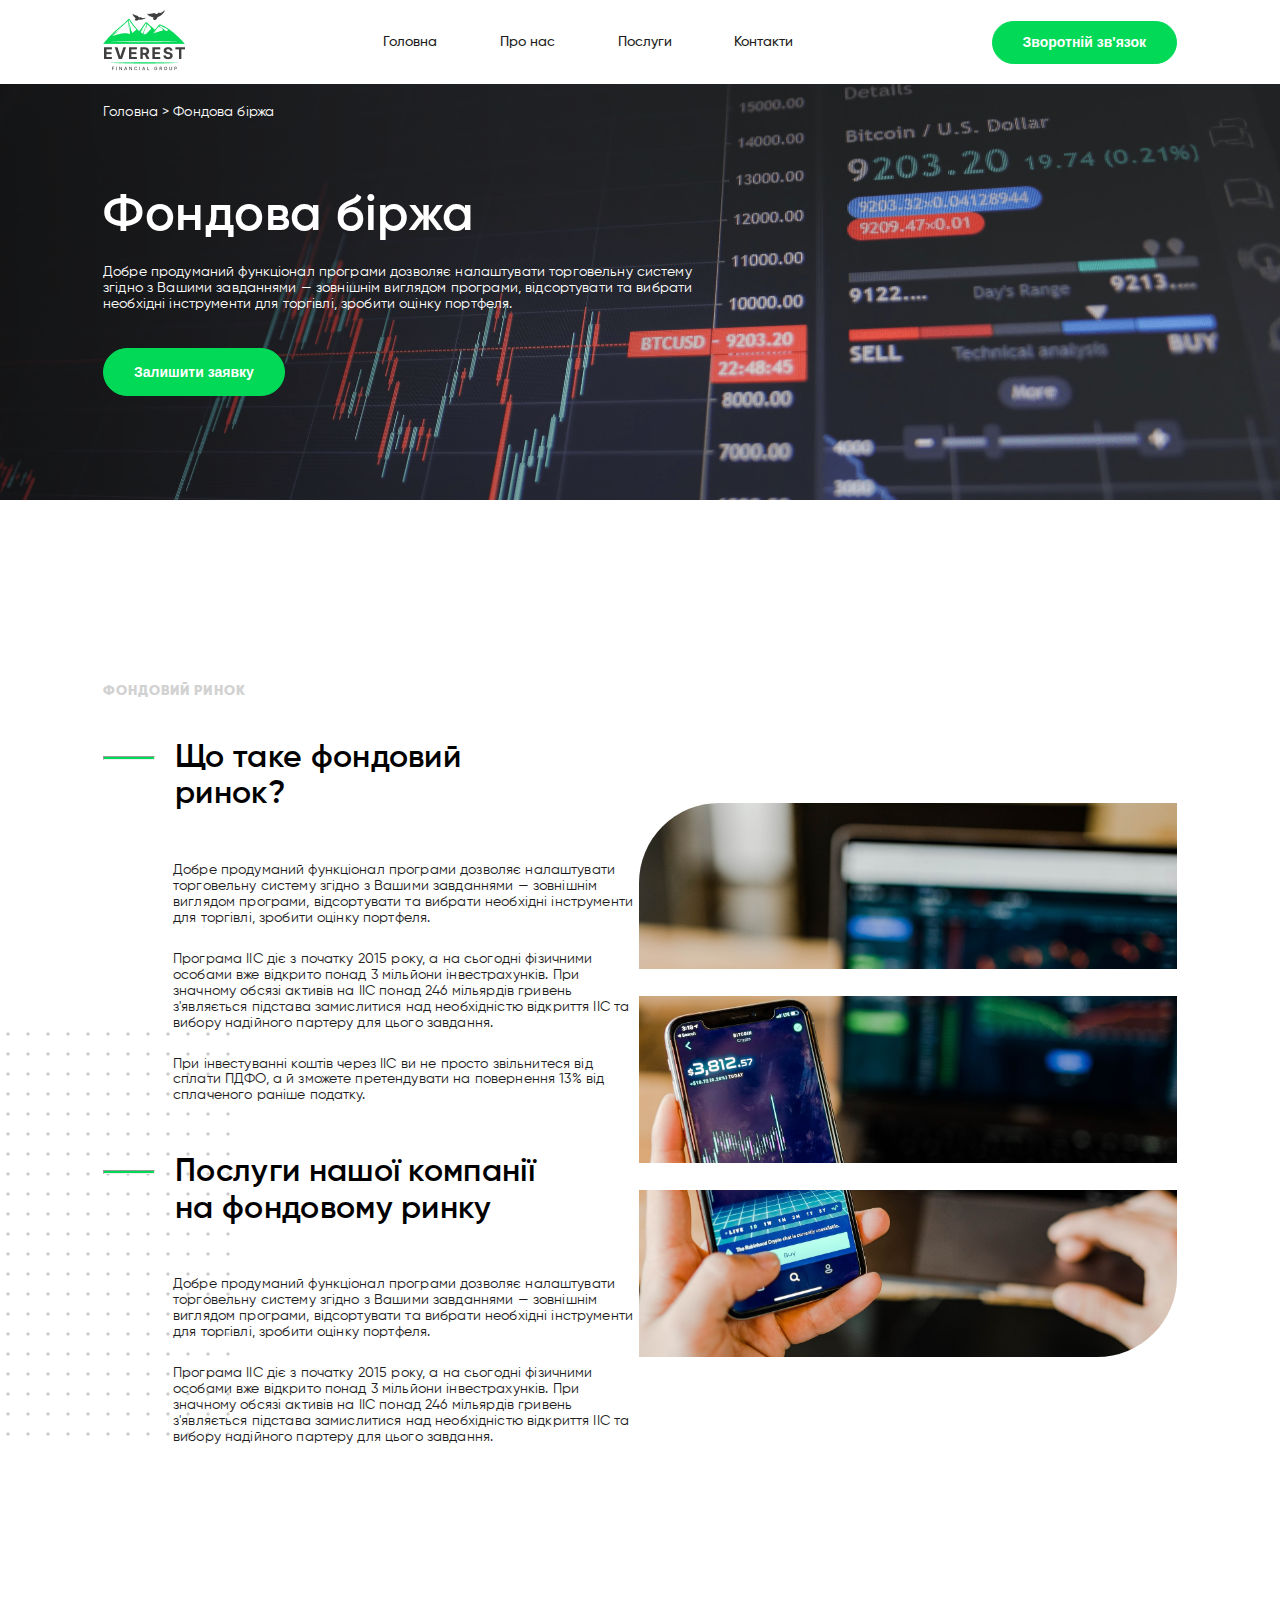
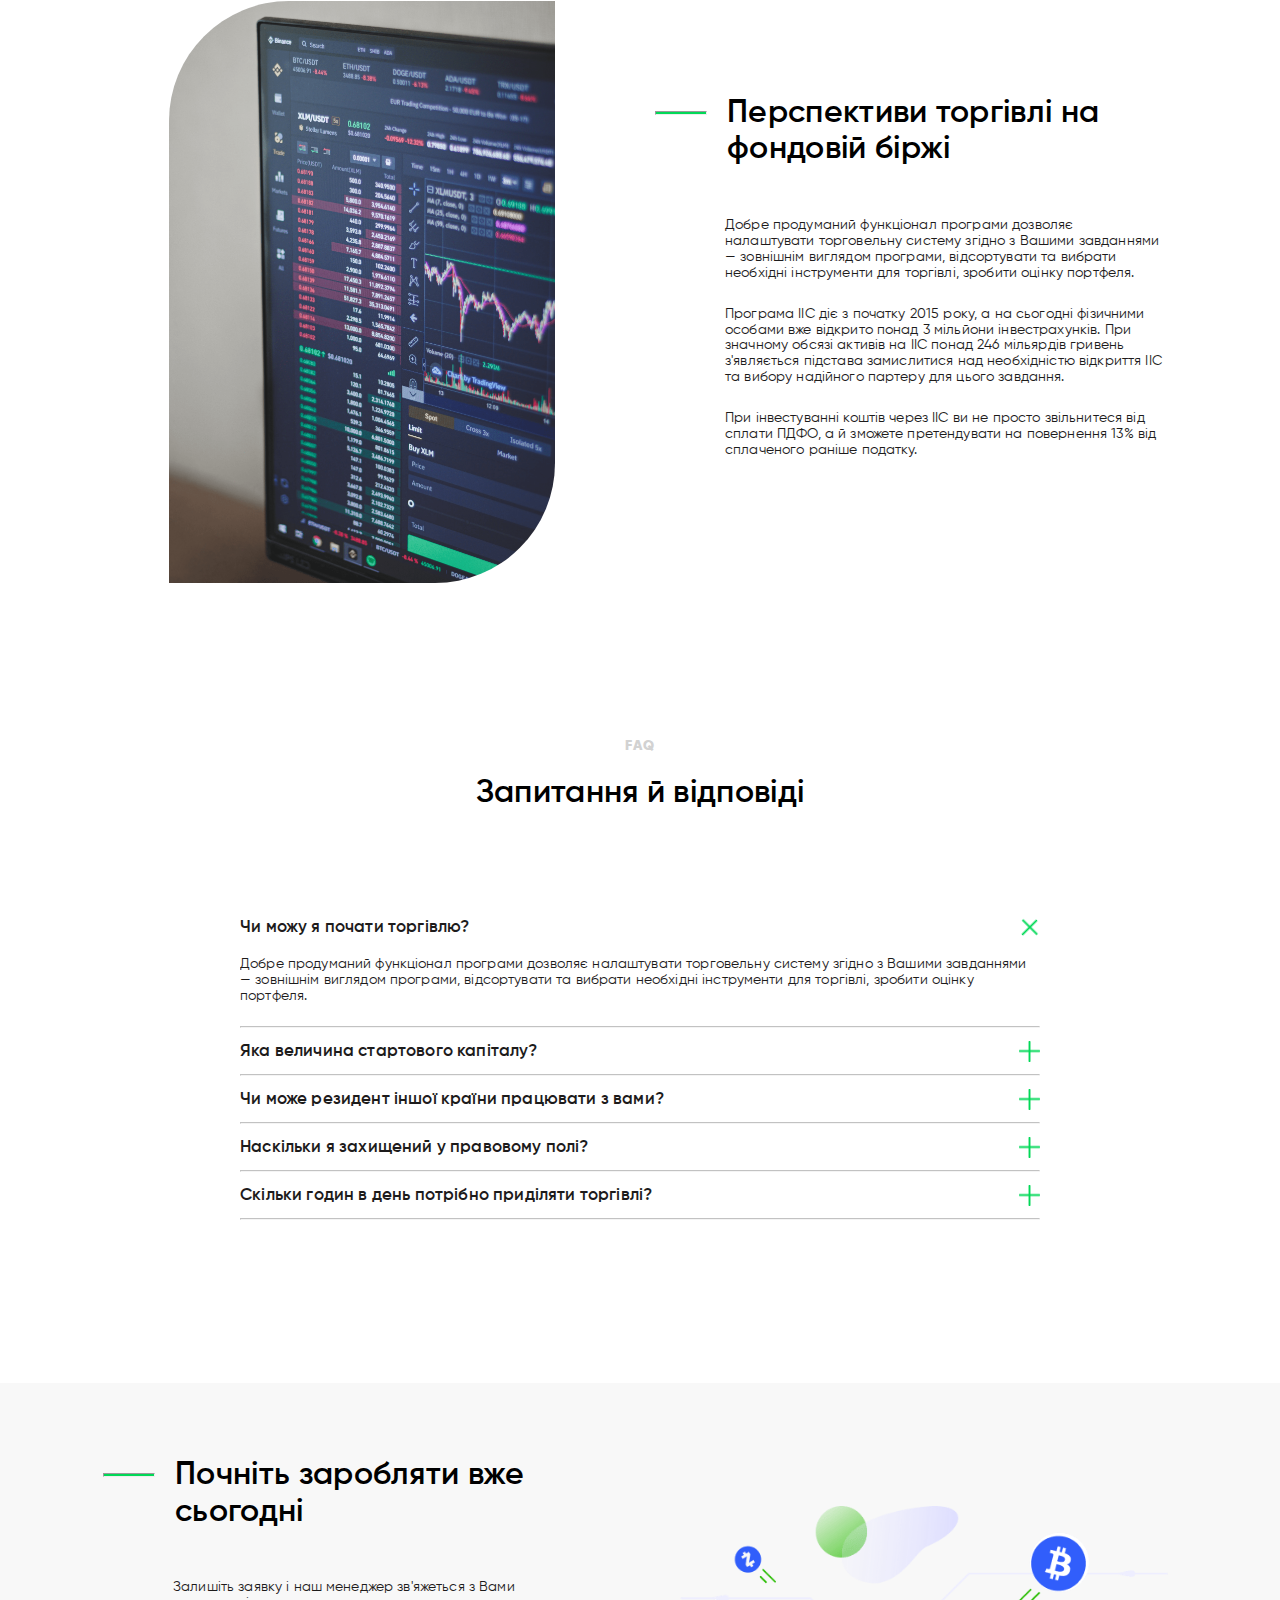
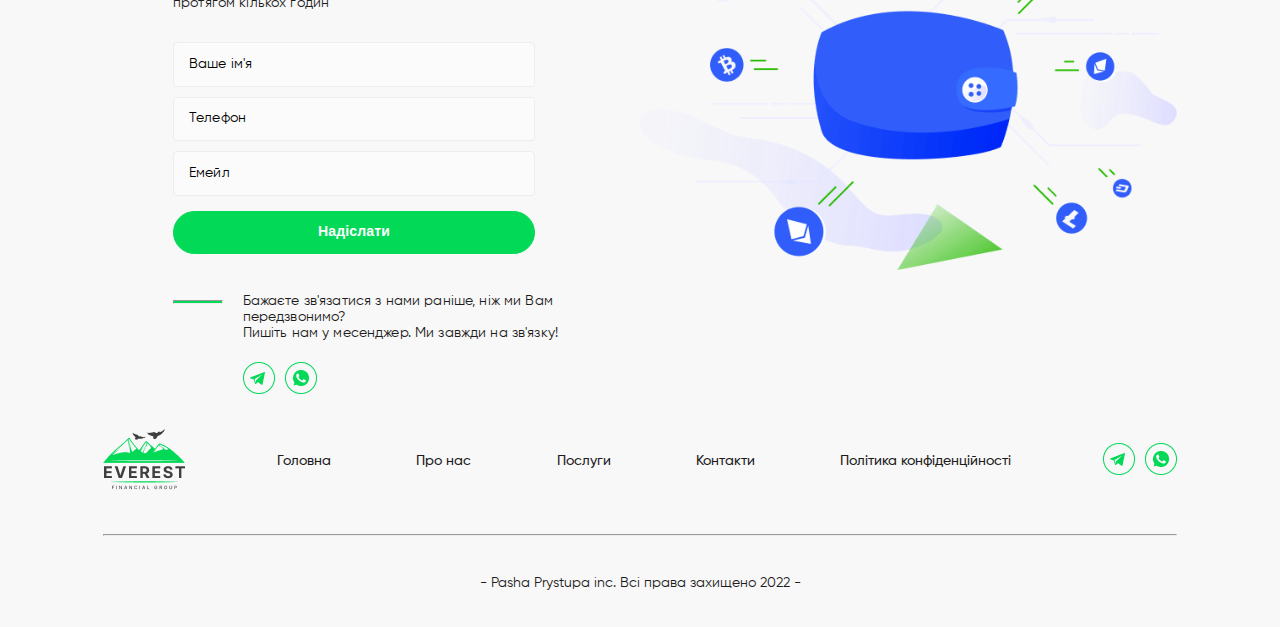
<file: stock_market.html>
<!DOCTYPE html>
<html lang="uk">

<head>
   <meta charset="UTF-8">
   <meta http-equiv="X-UA-Compatible" content="IE=edge">
   <meta name="viewport" content="width=device-width, initial-scale=1.0">
   <link rel="stylesheet" href="./css/main.css">
   <title>Everest</title>
</head>

<body class="body">
   <header class="header">
      <div class="body_header _container">
         <a href="./index.html"><img class="header_logo" src="./images/logo_main.png" alt="Main logo"></a>
         <nav class="header_nav">
            <a class="header_link" href="./index.html">Головна</a>
            <a class="header_link" href="./about_us.html">Про нас</a>
            <div class="dropdown">
               <a class="header_link dropdown" onclick="dropdownMenu()">Послуги</a>
               <div class="dropdown_content header_link" id="dropdown">
                  <a href="./stock_market.html" class="dropdown_content_link">Фондова біржа</a>
                  <a href="./crypto.html" class="dropdown_content_link">Криптовалюта</a>
               </div>
            </div>
            <a class="header_link" href="./contacts.html">Контакти</a>
         </nav>
         <a class="popup_button_link" href="#popup"><button class="header_button white_text">Зворотній
               зв'язок</button></a>
         <div class="mobile_menu_group">
            <a href="#popup" class="phone_link_button">
               <button class="header_phone_button">
                  <img src="./images/phone_button.png" alt="menu phone button">
               </button>
            </a>
            <a onclick="mobileMenuToggle()" class="mobile_menu_button" id="buttonActive"><span></span></a>
         </div>
      </div>
   </header>
   <main>
      <div class="mobile_menu_popup" id="mobile_menu_popup">
         <div class="mobile_menu_popup_nav">
            <a class="header_link" href="./index.html">Головна</a>
            <a class="header_link" href="./about_us.html">Про нас</a>
            <div class="dropdown_footer">
               <a class="header_link mobile_dropdown_footer" onclick="dropdownMenuMobileFooter()">Послуги</a>
               <div class="mobile_dropdown_content_footer" id="mobile_dropdown_footer">
                  <a href="./stock_market.html" class="dropdown_content_link">Фондова біржа</a>
                  <a href="./crypto.html" class="dropdown_content_link">Криптовалюта</a>
               </div>
            </div>
            <a class="header_link" href="./contacts.html">Контакти</a>
            <a class="header_link" href="#">Політика конфіденційності</a>
         </div>
         <div class="mobile_popup_links">
            <a class="footer_link" href="https://t.me/pashkentosik" target="_blank"><img src="./images/twitter_icon.png"
                  alt="twitter icon"></a>
            <a class="footer_link" href="https://www.whatsapp.com/" target="_blank"><img src="./images/wats_up_icon.png"
                  alt="whats up icon"></a>
         </div>
      </div>
      <div class="body_main">
         <section class="main_banner sm_main_banner">
            <div class="main_container _container">
               <div class="page_location">
                  <a href="./index.html" class="page_location_link">Головна</a>
                  <span class="page_location_arrow"> > </span>
                  <a href="./stock_market.html" class="page_location_link">Фондова біржа</a>
               </div>
               <div class="main_banner_content">
                  <h2 class="main_banner_title">Фондова біржа</h2>
                  <p class="main_banner_text">Добре продуманий функціонал програми дозволяє налаштувати торговельну
                     систему згідно з Вашими завданнями — зовнішнім виглядом програми, відсортувати та вибрати
                     необхідні інструменти для торгівлі, зробити оцінку портфеля.</p>
                  <a class="main_banner_button_link" href="#popup"><button
                        class="main_banner_button white_text">Залишити заявку</button></a>
               </div>
            </div>
         </section>
         <div class="_container">
            <section class="sm_about_us">
               <div class="sm_about_us_content">
                  <h3 class="gray_title">Фондовий ринок</h3>
                  <div class="sm_green_line_group">
                     <hr class="green_line">
                     <h4 class="line_title">Що таке фондовий<br>ринок?</h4>
                  </div>
                  <div class="about_us_text">
                     <p class="regular_text">Добре продуманий функціонал програми дозволяє налаштувати торговельну
                        систему
                        згідно
                        з Вашими завданнями — зовнішнім виглядом програми, відсортувати та вибрати необхідні інструменти
                        для
                        торгівлі, зробити оцінку портфеля.</p>
                     <p class="regular_text">Програма ІІС діє з початку 2015 року, а на сьогодні фізичними особами вже
                        відкрито
                        понад 3 мільйони інвестрахунків. При значному обсязі активів на ІІС понад 246 мільярдів гривень
                        з'являється підстава замислитися над необхідністю відкриття ІІС та вибору надійного партеру для
                        цього
                        завдання.</p>
                     <p class="regular_text">При інвестуванні коштів через ІІС ви не просто звільнитеся від сплати ПДФО,
                        а й
                        зможете претендувати на повернення 13% від сплаченого раніше податку.</p>
                  </div>
                  <div class="sm_green_line_group">
                     <hr class="green_line">
                     <h4 class="line_title">Послуги нашої компанії<br> на фондовому ринку</h4>
                  </div>
                  <div class="about_us_text">
                     <p class="regular_text">Добре продуманий функціонал програми дозволяє налаштувати торговельну
                        систему
                        згідно
                        з Вашими завданнями — зовнішнім виглядом програми, відсортувати та вибрати необхідні інструменти
                        для
                        торгівлі, зробити оцінку портфеля.</p>
                     <p class="regular_text">Програма ІІС діє з початку 2015 року, а на сьогодні фізичними особами вже
                        відкрито
                        понад 3 мільйони інвестрахунків. При значному обсязі активів на ІІС понад 246 мільярдів гривень
                        з'являється підстава замислитися над необхідністю відкриття ІІС та вибору надійного партеру для
                        цього
                        завдання.</p>
                  </div>
               </div>
               <div class="sm_stock_market_top">
                  <img class="crypto_top_banner_img" src="./images/stock_market_img_hands.png" alt="crypto phone">
                  <span class="white_line_crypto white_line_crypto_top"></span>
                  <span class="white_line_crypto white_line_crypto_bottom"></span>
               </div>
               <div class="polka_dotted"></div>
            </section>
            <section class="crypto_about_us">
               <div class="crypto_stock_market_top">
                  <img class="crypto_bitcoin_img" src="./images/sm_down_pc.png" alt="found market">
               </div>
               <div class="sm_about_us_content">
                  <div class="green_line_group">
                     <hr class="green_line">
                     <h4 class="line_title">Перспективи торгівлі на фондовій біржі</h4>
                  </div>
                  <div class="about_us_text">
                     <p class="regular_text">Добре продуманий функціонал програми дозволяє налаштувати торговельну
                        систему
                        згідно
                        з Вашими завданнями — зовнішнім виглядом програми, відсортувати та вибрати необхідні інструменти
                        для
                        торгівлі, зробити оцінку портфеля.</p>
                     <p class="regular_text">Програма ІІС діє з початку 2015 року, а на сьогодні фізичними особами вже
                        відкрито
                        понад 3 мільйони інвестрахунків. При значному обсязі активів на ІІС понад 246 мільярдів гривень
                        з'являється підстава замислитися над необхідністю відкриття ІІС та вибору надійного партеру для
                        цього
                        завдання.</p>
                     <p class="regular_text">При інвестуванні коштів через ІІС ви не просто звільнитеся від сплати ПДФО,
                        а
                        й
                        зможете претендувати на повернення 13% від сплаченого раніше податку.</p>
                  </div>
               </div>
            </section>
            <section class="faq_dropdown_body">
               <div class="faq_dropdown_content">
                  <div class="faq_text">
                     <h3 class="faq_gray_title">faq</h3>
                     <h4 class="line_title">Запитання й відповіді</h4>
                  </div>
                  <ul class="faq_dropdown_list" id="accordion_1">
                     <li class="faq_list_item">
                        <div class="faq_list_item_group faq_show">
                           <div class="faq_list_item_group_title">
                              <h4 class="faq_list_item_title">Чи можу я почати торгівлю?</h4>
                              <img src="./images/faq_close_icon.png" alt="close icon" class="faq_list_item_close">
                           </div>
                           <h5 class="faq_dropdowm_text">Добре продуманий функціонал програми дозволяє налаштувати
                              торговельну
                              систему згідно з Вашими завданнями — зовнішнім виглядом програми, відсортувати та вибрати
                              необхідні
                              інструменти для торгівлі, зробити оцінку<br> портфеля.</h5>
                        </div>
                        <hr class="faq_list_line">
                     </li>
                     <li class="faq_list_item">
                        <div class="faq_list_item_group">
                           <div class="faq_list_item_group_title">
                              <h4 class="faq_list_item_title">Яка величина стартового капіталу?</h4>
                              <img src="./images/faq_close_icon.png" alt="close icon" class="faq_list_item_close">
                           </div>
                           <h5 class="faq_dropdowm_text">Добре продуманий функціонал програми дозволяє налаштувати
                              торговельну
                              систему згідно з Вашими завданнями — зовнішнім виглядом програми, відсортувати та вибрати
                              необхідні
                              інструменти для торгівлі, зробити оцінку<br> портфеля.</h5>
                        </div>
                        <hr class="faq_list_line">
                     </li>
                     <li class="faq_list_item">
                        <div class="faq_list_item_group">
                           <div class="faq_list_item_group_title">
                              <h4 class="faq_list_item_title">Чи може резидент іншої країни працювати з вами?</h4>
                              <img src="./images/faq_close_icon.png" alt="close icon" class="faq_list_item_close">
                           </div>
                           <h5 class="faq_dropdowm_text">Добре продуманий функціонал програми дозволяє налаштувати
                              торговельну
                              систему згідно з Вашими завданнями — зовнішнім виглядом програми, відсортувати та вибрати
                              необхідні
                              інструменти для торгівлі, зробити оцінку<br> портфеля.</h5>
                        </div>
                        <hr class="faq_list_line">
                     </li>
                     <li class="faq_list_item">
                        <div class="faq_list_item_group">
                           <div class="faq_list_item_group_title">
                              <h4 class="faq_list_item_title">Наскільки я захищений у правовому полі?</h4>
                              <img src="./images/faq_close_icon.png" alt="close icon" class="faq_list_item_close">
                           </div>
                           <h5 class="faq_dropdowm_text">Добре продуманий функціонал програми дозволяє налаштувати
                              торговельну
                              систему згідно з Вашими завданнями — зовнішнім виглядом програми, відсортувати та вибрати
                              необхідні
                              інструменти для торгівлі, зробити оцінку<br> портфеля.</h5>
                        </div>
                        <hr class="faq_list_line">
                     </li>
                     <li class="faq_list_item">
                        <div class="faq_list_item_group">
                           <div class="faq_list_item_group_title">
                              <h4 class="faq_list_item_title">Скільки годин в день потрібно приділяти торгівлі?</h4>
                              <img src="./images/faq_close_icon.png" alt="close icon" class="faq_list_item_close">
                           </div>
                           <h5 class="faq_dropdowm_text">Добре продуманий функціонал програми дозволяє налаштувати
                              торговельну
                              систему згідно з Вашими завданнями — зовнішнім виглядом програми, відсортувати та вибрати
                              необхідні
                              інструменти для торгівлі, зробити оцінку<br> портфеля.</h5>
                        </div>
                        <hr class="faq_list_line">
                     </li>
                  </ul>
               </div>
            </section>
         </div>
      </div>
   </main>
   <footer class="footer_body">
      <div class="au_footer_wrapper">
         <div class="_container">
            <div class="start_make_money">
               <div class="start_make_money_form">
                  <div class="au_expirience_content_text">
                     <div class="green_line_group">
                        <hr class="green_line">
                        <h4 class="line_title">Почніть заробляти вже сьогодні</h4>
                     </div>
                     <div class="about_us_text">
                        <p class="regular_text mobile_form_padding">Залишіть заявку і наш менеджер зв'яжеться з Вами
                           <br>протягом кількох
                           годин
                        </p>
                        <div class="au_popup_content">
                           <form class="au_popup_input" action="#popup_success">
                              <input class="popup_input_field" type="text" placeholder="Ваше ім'я" required>
                              <input class="popup_input_field" type="tel" placeholder="Телефон" required>
                              <input class="popup_input_field" type="email"
                                 pattern="[a-z0-9._%+-]+@[a-z0-9.-]+\.[a-z]{2,4}$" required placeholder="Емейл">
                              <input type="submit" class="popup_input_button" value="Надіслати">
                           </form>
                        </div>
                        <div class="au_green_line_group">
                           <hr class="au_green_line">
                           <div class="au_green_line_links_text">
                              <p class="au_regular_text">Бажаєте зв'язатися з нами раніше, ніж ми Вам
                                 передзвонимо?<br>Пишіть нам у месенджер. Ми завжди на зв'язку!</p>
                              <div class="au_green_line_links">
                                 <a class="footer_link" href="https://t.me/pashkentosik" target="_blank"><img
                                       src="./images/twitter_icon.png" alt="twitter icon"></a>
                                 <a class="footer_link" href="https://www.whatsapp.com/" target="_blank"><img
                                       src="./images/wats_up_icon.png" alt="whats up icon"></a>
                              </div>
                           </div>
                        </div>
                     </div>
                  </div>
               </div>
               <div>
                  <img class="start_make_money_img" src="./images/start_make_money.png" alt="wallet start make money">
               </div>
            </div>
            <div class="foot_container">
               <div class="footer_content">
                  <a href="./index.html"><img class="header_logo" src="./images/logo_main.png" alt="Main logo"></a>
                  <nav class="footer_nav">
                     <a class="header_link" href="./index.html">Головна</a>
                     <a class="header_link" href="./about_us.html">Про нас</a>
                     <div class="dropdown_footer">
                        <a class="header_link dropdown_footer" onclick="dropdownMenuFooter()">Послуги</a>
                        <div class="dropdown_content_footer" id="dropdown_footer">
                           <a href="./stock_market.html" class="dropdown_content_link">Фондова біржа</a>
                           <a href="./crypto.html" class="dropdown_content_link">Криптовалюта</a>
                        </div>
                     </div>
                     <a class="header_link" href="./contacts.html">Контакти</a>
                     <a class="header_link" href="#">Політика конфіденційності</a>
                  </nav>
                  <div class="footer_links">
                     <a class="footer_link" href="https://t.me/pashkentosik" target="_blank"><img
                           src="./images/twitter_icon.png" alt="twitter icon"></a>
                     <a class="footer_link" href="https://www.whatsapp.com/" target="_blank"><img
                           src="./images/wats_up_icon.png" alt="whats up icon"></a>
                  </div>
               </div>
               <hr class="footer_line">
               <h6 class="copyright_footer">- <a href="https://www.instagram.com/pashkentik/"
                     class="footer_copyright">Pasha Prystupa</a> inc.
                  Всі
                  права захищено 2022 -</h6>
            </div>
         </div>
      </div>
   </footer>
   <div id="popup" class="popup">
      <a class="popup_area" href="#popup_close"></a>
      <div class="popup_body">
         <div class="popup_group">
            <div class="popup_content">
               <h3 class="popup_title">Зворотній зв'язок</h3>
               <form class="popup_input" action="#popup_success">
                  <input class="popup_input_field" type="text" placeholder="Ваше ім'я" required>
                  <input class="popup_input_field" type="tel" placeholder="Телефон" required>
                  <input class="popup_input_field" type="email" pattern="[a-z0-9._%+-]+@[a-z0-9.-]+\.[a-z]{2,4}$"
                     required placeholder="Емейл">
                  <input type="submit" class="popup_input_button" value="Надіслати">
               </form>
            </div>
            <a href="#popup_close" class="popup_close">
               <img class="popup_close_img" src="./images/close_btn.png" alt="close icon">
            </a>
         </div>
      </div>
   </div>
   <div id="popup_success" class="popup_success">
      <a class="popup_area" href="#popup_close"></a>
      <div class="popup_body_success">
         <div class="popup_group_success">
            <div class="popup_content_success">
               <h3 class="popup_title title_success">Ви успішно надіслали заявку на зворотній дзвінок. Ми з вами
                  зв'яжемось найближчим часом!</h3>
            </div>
            <a href="#popup_close" class="popup_close">
               <img class="popup_close_img" src="./images/close_btn.png" alt="close icon">
            </a>
         </div>
      </div>
   </div>
   <div id="popup_close" class="popup_close_scroll"></div>
   <script src="./js/main.js"></script>
</body>

</html>
</file>
<file: css/main.css>
@font-face {
   font-family: 'Gilroy';
   src: url('../fonts/Gilroy-Regular.ttf') format('truetype');
   font-weight: 400;
   font-style: normal;
}

@font-face {
   font-family: 'Gilroy';
   src: url('../fonts/Gilroy-Medium.ttf') format('truetype');
   font-weight: 500;
   font-style: normal;
}

@font-face {
   font-family: 'Gilroy';
   src: url('../fonts/Gilroy-SemiBold.ttf') format('truetype');
   font-weight: 600;
   font-style: normal;
}

@font-face {
   font-family: 'Gilroy';
   src: url('../fonts/Gilroy-Bold.ttf') format('truetype');
   font-weight: 700;
   font-style: normal;
}

@font-face {
   font-family: 'Gilroy';
   src: url('../fonts/Gilroy-ExtraBold.ttf') format('truetype');
   font-weight: 800;
   font-style: normal;
}

@font-face {
   font-family: 'Gilroy';
   src: url('../fonts/Gilroy-Black.ttf') format('truetype');
   font-weight: 900;
   font-style: normal;
}

@font-face {
   font-family: 'Poppins';
   src: url('../fonts/Poppins-Bold.ttf') format('truetype');
   font-weight: 700;
   font-style: normal;
}

@font-face {
   font-family: 'Inter';
   src: url('../fonts/Inter-Medium.ttf') format('truetype');
   font-weight: 500;
   font-style: normal;
}

@font-face {
   font-family: 'Inter';
   src: url('../fonts/Inter-Bold.ttf') format('truetype');
   font-weight: 700;
   font-style: normal;
}

@font-face {
   font-family: 'Inter';
   src: url('../fonts/Inter-Black.ttf') format('truetype');
   font-weight: 900;
   font-style: normal;
}

/***************************************************              GENERAL RESET STYLES             ***************************************************/
html,
body,
div,
span,
object,
iframe,
h1,
h2,
h3,
h4,
h5,
h6,
p,
blockquote,
pre,
abbr,
address,
cite,
code,
del,
dfn,
em,
img,
ins,
kbd,
q,
samp,
small,
strong,
sub,
sup,
var,
b,
i,
dl,
dt,
dd,
ol,
ul,
li,
fieldset,
form,
label,
legend,
table,
caption,
tbody,
tfoot,
thead,
tr,
th,
td,
article,
aside,
canvas,
details,
figcaption,
figure,
footer,
header,
hgroup,
menu,
nav,
section,
summary,
time,
mark,
audio,
video {
   margin: 0;
   padding: 0;
   border: 0;
   outline: 0;
   font-size: 100%;
   vertical-align: baseline;
   background: transparent;
}

* {
   box-sizing: border-box;
}

*:focus {
   outline: none;
}

article,
aside,
details,
figcaption,
figure,
footer,
header,
hgroup,
menu,
nav,
section {
   display: block;
}

nav ul {
   list-style: none;
}

ol,
ul {
   list-style: none;
   margin: 0;
   padding: 0;
}

a {
   margin: 0;
   padding: 0;
   font-size: 100%;
   vertical-align: baseline;
   background: transparent;
   text-decoration: none;
}

a:hover {
   text-decoration: none;
}

table {
   border-collapse: collapse;
   border-spacing: 0;
}

img {
   border-style: none;
   max-width: 100%;
}

form fieldset {
   margin: 0;
   padding: 0;
   border: none;
}

input,
textarea,
select {
   vertical-align: middle;
   color: #000;
   padding: 0;
}

input,
select {
   vertical-align: middle;
}

input::-webkit-input-placeholder {
   color: #000;
}

input:focus::-webkit-input-placeholder {
   color: #000;
}

/*
@media (min-width: 1921px){}
@media (width: 1920px){}
@media (min-width: 1440px) and (max-width: 1919px) {}
@media (min-width: 1360px) and (max-width: 1439px) {}
@media (min-width: 1280px) and (max-width: 1359px) {}
@media (min-width: 1024px) and (max-width: 1279px) {}
@media (min-width: 768px) and (max-width: 1023px) {}
@media (min-width: 375px) and (max-width: 767px) {}
@media (min-width: 320px) and (max-width: 374px) {}
*/
/*
@media (max-width: 1919px) {}
@media (max-width: 1439px) {}
@media (max-width: 1279px) {}
@media (max-width: 767px) {}
*/
.wrapper {
   display: block;
   position: relative;
   width: 100%;
   height: 100%;
}

.layout {
   display: block;
   position: relative;
   overflow: hidden;
   width: 1400px;
   margin: 0 auto 0 auto;
}

header,
main,
footer,
section {
   display: block;
   position: relative;
   overflow: hidden;
   width: 100%;
}

._content {
   display: block;
   position: relative;
   overflow: hidden;
   width: 100%;
}

h1,
h2,
h3,
h4,
h5,
h6 {
   font-weight: inherit;
   font-size: inherit;
}

/***************************************************              GENERAL RESET STYLES             ***************************************************/
._container {
   max-width: 1074px;
   margin: 0 auto;
   padding: 0 15px;
   box-sizing: content-box;
   position: relative;
}

.header {
   overflow: visible;
   background: #FFFFFF;
   box-shadow: 0px 7px 40px rgba(0, 0, 0, 0.08);
}

body,
a {
   height: 100%;
   line-height: 16px;
   font-size: 14px;
   font-family: Gilroy;
   color: #1D1B1B;
   font-weight: 400;
   letter-spacing: 1%;
}

.body_header {
   display: flex;
   align-items: center;
   justify-content: space-between;
   min-height: 74px;
   padding-top: 5px;
   padding-bottom: 5px;
   z-index: 10;
}

.header_logo {
   min-height: 60px;
   min-width: 82px;
}

.header_nav {
   display: flex;
   max-width: 410px;
   justify-content: space-between;
   flex-grow: 1;
   align-self: stretch;
   overflow: visible;
}

.header_link {
   font-weight: 500;
   display: flex;
   align-items: center;
   justify-content: center;
   height: 100%;
}

.header_link:hover {
   color: #01D957;
}

.header_button {
   background: #01D957;
   border-radius: 27px;
   width: fit-content;
   max-height: 43px;
   padding: 13px 30px;
   border: none;
   text-align: center;
   cursor: pointer;
   border: 1px #01D957 solid;
}
.popup_input_button:hover {
   color: #01D957;
   background-color: #FFFFFF;
}
.header_phone_button {
   width: 40px;
   height: 40px;
   border-radius: 50%;
   border: none;
   background-color: #01D957;
   display: flex;
   justify-content: center;
   align-items: center;
}

.header_menu_button_mobile {
   border: none;
   background: #FFFFFF;
   width: 28px;
   height: 19px;
   display: flex;
   flex-direction: column;
   gap: 5px;
   padding: 0;
}

.header_menu_button_mobile_line {
   border-color: #01D957;
   height: 3px;
   background-color: #01D957;
   width: 100%;
   padding: 0;
   margin: 0;
   border-radius: 8px;
}

.mobile_menu_button {
   border: none;
   background: #FFFFFF;
   width: 28px;
   height: 19px;
   display: flex;
   flex-direction: column;
   gap: 5px;
   padding: 0;
   justify-content: center;
}

.mobile_menu_button span {
   height: 3px;
   width: 100%;
   border-radius: 8px;
   background-color: #01D957;
   position: relative;
}
.mobile_menu_button span::before {
   position: absolute;
   content: '';
   height: 3px;
   width: 100%;
   background-color: #01D957;
   top: -300%;
   border-radius: 8px;
   transition: all 0.5s;
}
.mobile_menu_button span::after {
   position: absolute;
   content: '';
   height: 3px;
   width: 100%;
   background-color: #01D957;
   top: 300%;
   border-radius: 8px;
   transition: all 0.5s;
}
.change_btn span::before {
   transform: rotate(45deg);
   top: 0;
}
.change_btn span::after {
   transform: rotate(-45deg);
   top: 0;
}
.change_btn span {
   background-color: transparent;
   transition: all 0.2s;
}

.mobile_menu_group {
   display: none;
   gap: 34px;
   justify-content: center;
   align-items: center;
}

.white_text {
   color: #FFFFFF;
   font-weight: 700;
   font-size: 14px;
   line-height: 114%;
}

.main_banner {
   display: block;
   margin-left: auto;
   margin-right: auto;
   max-width: 100%;
   height: 500px;
   background: linear-gradient(88.35deg, #000000 -2.55%, rgba(0, 0, 0, 0) 79.52%), url('../images/main_banner.png');
   background-repeat: no-repeat;
   background-position: center;
   background-size: cover;
   color: #FFFFFF;
   position: relative;
   overflow: visible;
}

.au_main_banner {
   display: block;
   margin-left: auto;
   margin-right: auto;
   max-width: 100%;
   height: 416px;
   background: linear-gradient(88.35deg, rgba(0, 0, 0, 0.5) -2.55%, rgba(0, 0, 0, 0) 79.52%), url('../images/about_us_banner.png');
   background-repeat: no-repeat;
   background-position: center;
   background-size: cover;
   color: #FFFFFF;
   position: relative;
   overflow: visible;
}

.sm_main_banner {
   display: block;
   margin-left: auto;
   margin-right: auto;
   max-width: 100%;
   height: 416px;
   background: linear-gradient(88.35deg, rgba(0, 0, 0, 0.5) -2.55%, rgba(0, 0, 0, 0) 79.52%), url('../images/stock_market_banner.png');
   background-repeat: no-repeat;
   background-position: center;
   background-size: cover;
   color: #FFFFFF;
   position: relative;
   overflow: visible;
}

.crypto_main_banner {
   display: block;
   margin-left: auto;
   margin-right: auto;
   max-width: 100%;
   height: 416px;
   background: linear-gradient(88.35deg, rgba(0, 0, 0, 0.5) -2.55%, rgba(0, 0, 0, 0) 79.52%), url('../images/crypto_banner.png');
   background-repeat: no-repeat;
   background-position: center;
   background-size: cover;
   color: #FFFFFF;
   position: relative;
   overflow: visible;
}

.contact_main_banner {
   display: block;
   width: 50%;
   height: 684px;
   background: linear-gradient(88.35deg, rgba(0, 0, 0, 0.5) -2.55%, rgba(0, 0, 0, 0) 79.52%), url('../images/about_us_banner.png');
   background-repeat: no-repeat;
   background-position: center;
   background-size: cover;
   color: #FFFFFF;
   position: absolute;
   overflow: visible;
   top: 0;
   left: 0;
   z-index: -2;
}

.contact_body {
   min-height: 684px;
   position: relative;
}

.main_container {
   display: flex;
   height: 100%;
   justify-content: center;
   flex-direction: column;
}

.main_banner_content {
   max-width: 710px;
   flex-direction: column;
   width: 100%;
}

.main_banner_title {
   font-size: 50px;
   font-weight: 600;
   line-height: 114%;
   letter-spacing: 0.01em;
   padding-bottom: 20px;
   max-width: 710px;
}

.main_banner_text {
   font-family: 'Gilroy';
   font-style: normal;
   font-weight: 400;
   font-size: 14px;
   line-height: 114%;
   letter-spacing: 0.01em;
   color: #FFFFFF;
   padding-bottom: 35px;
   max-width: 590px;
}

.main_banner_button {
   height: fit-content;
   width: 100%;
   background: #01D957;
   width: fit-content;
   max-height: 48px;
   text-align: center;
   padding: 16px 30px;
   border: none;
   border-radius: 27px;
   cursor: pointer;
   border: 1px #01D957 solid;

}
.main_banner_button:hover {
   color: #01D957;
   background-color: #fff;
}
.header_button:hover {
   color: #01D957;
   background-color: #fff;
}

.about_us {
   width: 100%;
   max-height: 424px;
   margin-top: 100px;
   display: flex;
   justify-content: space-between;
   position: relative;
   overflow: visible;
}

.au_about_us {
   width: 100%;
   margin-top: 184px;
   display: flex;
   justify-content: space-between;
   position: relative;
   overflow: visible;

}

.sm_about_us {
   width: 100%;
   margin-top: 184px;
   display: flex;
   justify-content: space-between;
   position: relative;
   overflow: visible;
}

.au_expirience {
   width: 100%;
   height: 756px;
   margin-top: 150px;
   display: flex;
   justify-content: space-between;
   position: relative;
   overflow: visible;
   margin-bottom: 140px;
}

.about_us_content {
   max-width: 584px;
   max-height: 424px;
}

.sm_about_us_content {
   max-width: 550px;
   height: fit-content;
}

.au_expirience_content {
   max-width: 584px;
   padding-top: 30px;
}

.gray_title {
   width: 100%;
   font-weight: 900;
   font-size: 14px;
   line-height: 114%;
   letter-spacing: 0.075em;
   color: #D2D2D2;
   padding-bottom: 20px;
   text-transform: uppercase;
}

.contact_gray_title {
   width: fit-content;
   font-weight: 900;
   font-size: 14px;
   line-height: 114%;
   letter-spacing: 0.075em;
   color: #D2D2D2;
   padding-bottom: 15px;
   text-transform: uppercase;
}

.contact_location {
   display: flex;
   justify-content: space-between;
}
.scroll_hidden h5, .scroll_hidden p{
   opacity: 0;
   filter: blur(4px);
   transition: all 1.5s ease-out;
   
}
.scroll_show h5, .scroll_show p{
   opacity: 1;
   filter: blur(0);
   transition: all 1.5s ease-in;
   
}
.scroll_show p {
   transition-delay: 0.6s ;
}
.line_title {
   font-family: 'Gilroy';
   font-style: normal;
   font-weight: 600;
   font-size: 32px;
   line-height: 114%;
   letter-spacing: 0.01em;
   color: #000000;
   padding-bottom: 20px;
}

.contact_line_title {
   font-family: 'Gilroy';
   font-style: normal;
   font-weight: 600;
   font-size: 32px;
   line-height: 114%;
   letter-spacing: 0.01em;
   color: #000000;
}

.green_line_group {
   display: flex;
   gap: 20px;
   padding-bottom: 30px;
}

.sm_green_line_group {
   display: flex;
   gap: 20px;
   padding-bottom: 30px;
   padding-top: 20px;
}

.au_green_line_group {
   display: flex;
   gap: 20px;
}

._propose_line {
   padding-bottom: 50px;
}

.green_line {
   background-color: #01D957;
   min-width: 52px;
   height: 4px;
   margin: 0;
   align-self: top;
   margin-top: 16px;
}

.au_green_line {
   background-color: #01D957;
   width: 52px;
   height: 4px;
   margin: 0;
   margin-top: 6px;
   align-self: top;
}

.au_green_line_links {
   display: flex;
}

.green_words {
   color: #01D957;
}

.regular_text {
   font-family: 'Gilroy';
   font-style: normal;
   font-weight: 400;
   font-size: 14px;
   line-height: 114%;
   letter-spacing: 0.01em;
   max-width: 520px;
}

.au_regular_text {
   font-family: 'Gilroy';
   font-style: normal;
   font-weight: 400;
   font-size: 14px;
   line-height: 114%;
   letter-spacing: 0.01em;
   max-width: 520px;
   padding-bottom: 20px;
}

.regular_text:not(:last-of-type) {
   padding-bottom: 25px;
}

.regular_text:last-of-type {
   padding-bottom: 30px;
}

.about_us_banner_img {
   max-height: inherit;
   width: 100%;
   border-radius: 80px 0px;
   align-self: center;
}

.au_about_us_banner_img {
   max-height: inherit;
   width: 100%;
   border-radius: 80px 0px;
   align-self: center;
}

.tablet_about_us_banner_img {
   position: absolute;
   height: 45%;
   width: 45%;
   bottom: 0;
   right: 0;
   border-radius: 30px;
}

.au_expirience_banner {
   display: flex;
   padding-left: 42px;
   align-self: center;
   width: 100%;
   position: relative;
   max-width: 468px;
}

.au_expirience_banner_img {
   max-height: inherit;
   width: 100%;
   border-radius: 200px 0px 300px 300px;
   align-self: center;
   height: 756px;
   background: url('../images/about_us_experience.png'), no-repeat;
   background-position: center;
   background-size: cover;
}

.au_expirience_tablet_img {
   background: url('../images/about_us_banner.png'), no-repeat;
   background-position: center;
   background-size: cover;
   border-radius: 350px 0px 300px 300px;
   align-self: center;
   width: 100%;
   height: 542px;
}

.au_expirience_tablet {
   padding: 40px 0;
   display: flex;
   justify-content: center;
   display: none;
}

.sm_top_banner_img {
   max-height: inherit;
   width: 100%;
   background: #C4C4C4;
   border-radius: 80px 0px 0px 0px;
   align-self: center;
}

.sm_middle_banner_img {
   max-height: inherit;
   width: 100%;
   background: #C4C4C4;
   align-self: center;

}

.sm_bottom_banner_img {
   max-height: inherit;
   width: 100%;
   background: #C4C4C4;
   border-radius: 0px 0px 80px 0px;
   align-self: center;
}

.crypto_top_banner_img {
   max-height: inherit;
   width: 100%;
   background: #C4C4C4;
   border-radius: 80px 0px 80px 0px;
   display: flex;
   align-items: center;
   height: 100%;
}

.white_line_crypto {
   position: absolute;
   background-color: #FFFFFF;
   width: 100%;
   height: 4.9%;
   left: 0;
}

.white_line_crypto_top {
   top: 30%;
}

.white_line_crypto_bottom {
   top: 65%;
}

.about_us_banner {
   display: flex;
   padding-left: 15px;
   align-self: center;
   max-width: 608px;
   max-height: 372px;
}

._tablet_invise {
   display: none;
}

.sm_stock_market_top {
   display: flex;
   align-self: center;
   max-width: 590px;
   max-height: 609px;
   position: relative;
   flex-direction: column;
   gap: 30px;
}

.crypto_stock_market_top {
   display: flex;
   align-self: center;
   max-width: 590px;
   max-height: 609px;
   position: relative;
}


.about_us_text {
   padding-left: 70px;
}

.footer_copyright:hover {
   color: #01D957;
}

.popup {
   position: fixed;
   height: 100%;
   width: 100%;
   background-color: rgba(19, 19, 19, 0.9);
   top: 0;
   left: 0;
   visibility: hidden;
   opacity: 0;
   z-index: 20;
}

.popup_success {
   position: fixed;
   height: 100%;
   width: 100%;
   background-color: rgba(19, 19, 19, 0.9);
   top: 0;
   left: 0;
   visibility: hidden;
   opacity: 0;
   z-index: 20;
}

.popup:target {
   opacity: 1;
   visibility: visible;
}

.popup_success:target {
   opacity: 1;
   visibility: visible;
}

.popup_area {
   position: absolute;
   width: 100%;
   height: 100%;
   top: 0;
   left: 0;
}

.popup_body {
   height: 100%;
   display: flex;
   align-items: center;
   justify-content: center;
   padding: 30px 0;
   padding-left: 15px;
   justify-items: center;
}

.popup_content {
   background-color: #FFFFFF;
   border-radius: 12px;
   width: 100%;
   height: 100%;
   display: flex;
   flex-direction: column;
   justify-content: space-evenly;
   align-items: center;
   z-index: 10;
}

.au_popup_content {
   border-radius: 12px;
   width: 387px;
   height: 222px;
   display: flex;
   flex-direction: column;
   justify-content: space-evenly;
   align-items: center;
   margin-bottom: 30px;
}

.popup_content_success {
   background-color: #FFFFFF;
   border-radius: 12px;
   width: 100%;
   height: 100%;
   display: flex;
   flex-direction: column;
   justify-content: center;
   align-items: center;
   z-index: 10;
}

.card_popup_content {
   border-radius: 12px;
   width: 387px;
   height: 222px;
   display: flex;
   flex-direction: column;
   justify-content: space-evenly;
   align-items: center;

}

.contact_wrapper {
   align-self: center;
   max-width: 386px;
}

.popup_input {
   display: flex;
   flex-direction: column;
   gap: 10px;
   width: 100%;
   height: 100%;
   max-width: 387px;
   max-height: 222px;
   padding-bottom: 10px;
   padding-left: 25px;
   padding-right: 25px;

}

.au_popup_input {
   display: flex;
   flex-direction: column;
   gap: 10px;
   width: 100%;
   height: 100%;
   max-width: 387px;
   max-height: 222px;
   padding-bottom: 10px;
   padding-right: 25px;
}

.card_popup_input {
   display: flex;
   flex-direction: column;
   gap: 10px;
   width: 100%;
   height: 100%;
   max-width: 387px;
   max-height: 222px;
   align-self: center;
}

.popup_title {
   font-family: 'Gilroy';
   font-style: normal;
   font-weight: 600;
   font-size: 24px;
   line-height: 114%;
   letter-spacing: 0.01em;
   color: #000000;
   text-align: center;
}

.popup_input_field {
   max-height: 48px;
   width: 386px;
   background-color: #FBFBFB;
   border: 1px solid #EEEDED;
   border-radius: 4px;
   padding-left: 15px;
   font-family: 'Gilroy';
   font-style: normal;
   font-weight: 400;
   font-size: 14px;
   line-height: 114%;
   letter-spacing: 0.01em;
   color: #1D1B1B;
   height: 100%;
   width: 100%;
}

.popup_input_button {
   max-width: 387px;
   max-height: 43px;
   height: 100%;
   margin-top: 5px;
   background-color: #01D957;
   border-radius: 27px;
   border: none;
   font-weight: 700;
   font-size: 14px;
   line-height: 114%;
   letter-spacing: 0.01em;
   color: #FFFFFF;
   width: 100%;
   cursor: pointer;
   border:  1px solid #01D957;
}

.popup_input_button_link {
   max-width: 387px;
   max-height: 43px;
   height: 100%;
}

.popup_group {
   overflow: hidden;
   display: flex;
   width: 480px;
   height: 354px;
   gap: 10px;
   margin: 0 10px;
   position: relative;
   padding-right: 28px;
   padding-left: 15px;
}

.popup_body_success {
   display: flex;
   height: 100%;
   justify-content: center;
   align-items: center;
}

.popup_group_success {
   display: flex;
   max-width: 436px;
   max-height: 225px;
   height: 100%;
   width: 100%;
   gap: 10px;
   padding-left: 26px;
}

.popup_close {
   width: 16px;
   height: 16px;
   position: absolute;
   top: 0;
   right: 0px;
}

.popup_close_img {
   max-width: 16px;
   height: 100%;
}

.popup_close_scroll {
   display: absolute;
   position: fixed;

}

.mobile_menu_popup {
   position: absolute;
   top: 0;
   left: 0;
   height: 90vh;
   width: 100%;
   display: flex;
   background-color: #FFFFFF;
   z-index: 18;
   align-items: center;
   flex-direction: column;
   visibility: collapse;
   opacity: 0;
   transition: all 0.5s;
}

.show_menu_popup {
   opacity: 1;
   visibility: visible;
}

.hide_three_hr {
   display: none;
}

.mobile_menu_button_x {
   background-image: url('../images/close_btn.png');
   background-repeat: no-repeat;
   background-size: cover;
   background-position: center;
   border: none;
   background-color: #FFFFFF;
   width: 28px;
   height: 19px;
   padding: 0;
   margin: 0;
   display: none;
}

.show_x {
   display: block;
}

.mobile_menu_popup_nav .header_link {
   padding: 20px 0;
   height: auto;
}

.mobile_menu_popup_nav {
   display: flex;
   max-width: 734px;
   width: 100%;
   flex-direction: column;
   gap: 40px;
   flex-grow: 1;
   justify-content: center;
}

.mobile_popup_links {
   padding-bottom: 50px;
}

.title_success {
   max-width: 350px;
   max-height: 110px;
}

.polka_dotted {
   position: absolute;
   top: 340px;
   left: -88%;
   width: 100%;
   height: 425px;
   background-color: transparent;
   background-image: radial-gradient(#000 3%, transparent 15%),
      radial-gradient(#000 3%, transparent 15%);
   background-size: 20px 20px;
   background-repeat: repeat;
   opacity: 0.2;
   z-index: -1;
}

.au_polka_dotted {
   position: absolute;
   top: 24px;
   right: 1px;
   width: 156px;
   height: 156px;
   background-color: transparent;
   background-image: radial-gradient(#fff 8%, transparent 10%), radial-gradient(#fff 8%, transparent 10%);
   background-size: 14.5px 14.5px;
   background-repeat: repeat;
   opacity: 1;
}

.we_propose {
   display: flex;
   width: 100%;
   max-height: 535px;
   margin-top: 190px;
   flex-direction: column;
   overflow: visible;
   margin-bottom: 150px;

}

.we_propose_content_group {
   display: flex;
   justify-content: space-between;
   flex-direction: row;
   overflow: visible;

}

.we_propose_card {
   max-width: 590px;
   min-height: 312px;
   background: #FFFFFF;
   box-shadow: 0px 7px 40px rgba(0, 0, 0, 0.08);
   border-radius: 14px;
   width: 100%;
   position: relative;
}

.propose_card_logo {
   max-width: 98px;
   height: auto;
   width: 100%;
}

.propose_card_group {
   padding: 30px;
   display: flex;
   flex-direction: column;
   justify-content: space-between;
   height: 100%;
}

.propose_card_text_group {
   max-width: 400px;
   max-height: 100px;
   display: flex;
   gap: 15px;
   flex-direction: column;
}

.propose_card_title {
   font-family: 'Gilroy';
   font-style: normal;
   font-weight: 600;
   font-size: 24px;
   line-height: 114%;
   letter-spacing: 0.01em;
   color: #01D957;
}

.propose_card_aside_coins {
   position: absolute;
   top: 13px;
   right: 24px;
   width: fit-content;
}

.propose_card_aside_guy {
   position: absolute;
   top: 16px;
   right: 72px;
   width: fit-content;
}

.footer_body {
   background-color: #F8F8F8;
   height: fit-content;
   overflow: visible;
}

.au_footer_wrapper {
   height: 844px;
}

.foot_container {
   display: flex;
   flex-direction: column;
   justify-content: space-evenly;
   height: 100%;
   height: 228px;
}

.footer_line {
   width: 100%;
   color: #CFCFCF;
   height: 1px;
}

.copyright_footer {
   align-self: center;
}

.footer_copyright {
   width: fit-content;
}

.footer_content {
   display: flex;
   justify-content: space-between;

}

.footer_links {
   display: flex;
   align-items: center;
   min-width: 74px;
   min-height: 32px;
}

.footer_nav {
   display: flex;
   max-width: 734px;
   width: 100%;
   justify-content: space-between;
}

.footer_link {
   height: fit-content;
}

.footer_link:not(:last-child) {
   padding-right: 10px;
}

.page_location {
   position: absolute;
   top: 20px;
   left: 15px;
}

.contact_page_location {
   left: 15px;
}

.page_location_link {
   font-weight: 400;
   font-size: 14px;
   line-height: 114%;
   letter-spacing: 0.01em;
   color: #FFFFFF;
}

.page_location_link:hover {
   color: #01D957;
}

.page_location_arrow {
   font-weight: 400;
   font-size: 14px;
   line-height: 114%;
   letter-spacing: 0.01em;
   color: #FFFFFF;
}

.au_expirience_content_text {
   padding-bottom: 20px;
}

.au_green_drops {
   max-width: 584px;
   height: 420px;
   display: flex;
   justify-content: space-between;
}

.au_green_drops_vertical {
   display: flex;
   flex-direction: column;
   gap: 24px;
   width: 278px;
   padding-top: 55px;
}

._mirror {
   padding-top: 0px;
   margin-bottom: 55px;
}

.au_green_drop {
   background: #01D957;
   opacity: 0.8;
   width: 100%;
   height: 100%;
   border-radius: 80px 0px 80px 80px;
   display: flex;
   flex-direction: column;
   justify-content: center;
   padding-left: 50px;
}


.au_green_drop_mirror {
   background: #01D957;
   opacity: 0.8;
   width: 100%;
   height: 100%;
   border-radius: 80px 80px 80px 0px;
   display: flex;
   flex-direction: column;
   justify-content: center;
   padding-left: 50px;
}

.mobile_show_drop {
   display: none;
}

.au_green_drop_title {
   font-weight: 700;
   font-size: 44px;
   line-height: 53px;
   color: #FFFFFF;
}

.au_green_drop_text {
   font-weight: 600;
   font-size: 14px;
   line-height: 17px;
   color: #FFFFFF;
   max-width: 170px;
}

.start_make_money {
   display: flex;
   align-items: center;
   width: 100%;
   padding: 74px 0;
}

.start_make_money_form {
   height: 465px;
   width: 600px;
}

.start_make_money_img {
   width: 100%;
   height: auto;
   max-width: 600px;
}

.white_line_img {
   position: absolute;
   height: 4.9%;
   background: #FFFFFF;
   width: 100%;
   top: 30.1%;
   left: 0;
}

.second_white_line_img {
   position: absolute;
   height: 4.9%;
   background: #FFFFFF;
   width: 100%;
   top: 65%;
   left: 0;
}

.dropdown {
   position: relative;
   cursor: pointer;
}

.dropdown_footer {
   position: relative;
   cursor: pointer;
}

.mobile_dropdown_footer {
   position: relative;
   cursor: pointer;
}

.dropdown_content {
   display: none;
   left: -75%;
   position: absolute;
   border-radius: 0px 0px 8px 8px;
   z-index: 10;
   width: 250%;
   height: 150%;
   background-color: rgba(255, 255, 255, 0.7);
}

.dropdown_content_footer {
   display: none;
   top: 24%;
   left: -75%;
   transform: translate(0, -116%);
   position: absolute;
   border-radius: 8px 8px 0px 0px;
   z-index: 10;
   width: 250%;
   height: 150%;
   background-color: rgba(138, 143, 139, 0.2);
}
.dropdown_content_footer_contact {
   display: none;
   left: -95%;
   transform: translate(0, -116%);
   position: absolute;
   border-radius: 8px 8px 0px 0px;
   z-index: 10;
   width: 250%;
   height: 150%;
   background-color: rgba(255, 255, 255, 0.6);
}

.mobile_dropdown_content_footer {
   display: none;
   left: -75%;
   top: 20vh;
   transform: translate(0, -200%);
   position: absolute;
   border-radius: 8px 8px 0px 0px;
   z-index: 10;
   width: 250%;
   height: 20vh;
   background-color: rgba(235, 235, 235, 1);
}

.show_dropdown {
   display: flex;
   align-items: center;
   flex-direction: column;
   justify-content: space-evenly;
}

.dropdown_content_link {
   color: #000;
   font-weight: 500;
   display: flex;
   align-items: center;
}

.dropdown_content_link:hover {
   color: #01D957;
}

.crypto_bitcoin_img {
   border-radius: 120px 0px;
   max-width: 386px;
   height: 100%;
   margin-left: 55px;
   margin-right: 100px;
}

.crypto_about_us {
   max-width: 1052px;
   margin: 0 auto;
   margin-top: 125px;
   display: flex;
   justify-content: space-between;
   position: relative;
   overflow: visible;
   align-items: center;
}

.crypto_container {
   display: flex;
   justify-content: center;
}

.faq_dropdown_body {
   min-height: 800px;
   width: 100%;
   display: flex;
   justify-content: center;
   align-items: center;
}

.faq_dropdown_content {
   height: fit-content;
   max-width: 800px;
   width: 100%;
   display: flex;
   flex-direction: column;
   gap: 80px;
}

.faq_text {
   display: flex;
   flex-direction: column;
   align-items: center;
}

.faq_gray_title {
   width: fit-content;
   font-weight: 900;
   font-size: 14px;
   line-height: 114%;
   letter-spacing: 0.075em;
   color: #D2D2D2;
   padding-bottom: 20px;
   text-transform: uppercase;
}


.faq_list_item {
   display: flex;
   flex-direction: column;
}

.faq_list_item_group_title {
   display: flex;
   justify-content: space-between;
   cursor: pointer;
   align-items: center;
   min-height: 32px;
}

.faq_list_item_title {
   font-style: normal;
   font-weight: 600;
   font-size: 17px;
   line-height: 114%;
   letter-spacing: 0.01em;
   color: #1D1B1B;
   align-self: center;
}

.faq_show {
   display: block;
}

.faq_dropdowm_text {
   font-style: normal;
   font-weight: 400;
   font-size: 14px;
   line-height: 114%;
   letter-spacing: 0.01em;
   color: #1D1B1B;
   max-height: fit-content;
   opacity: 0;
   max-height: 0;
   transition: all 1s ;
   overflow: hidden;
}

.faq_list_item_close {
   height: 1.5em;
   width: 1.5em;
}

.faq_list_line {
   height: 1px;
   color: #DFDFDF;
   width: 100%;
   opacity: 0.6;
}

.faq_show .faq_list_item_group_title .faq_list_item_close {
   transform: rotate(45deg);
   transition: 0.5s ease-in-out;
}
.faq_list_item_group_title .faq_list_item_close {
   transition: 0.5s ease-in-out;
}
.faq_show .faq_dropdowm_text {
   opacity: 1;
   height: fit-content;
   padding: 1em 0;
   max-height: 500px;
   transition: all 1s ease-in;
}

.contact_container {
   position: relative;
}

.contact_card_content {
   width: 50%;
   padding-left: 55px;
   padding-top: 55px;
   height: 684px;

}

.flex_container_contact {
   width: 100%;
   display: flex;
   justify-content: flex-end;
}

.contact_form {
   max-width: 590px;
   max-height: 536px;
   width: 100%;
   height: 100%;
   display: flex;
   flex-direction: column;
   justify-content: space-between;
}

@media (min-width:2560px) {
   ._container {
      max-width: 1600px;
      margin: 0 auto;
      padding: 0 15px;
      box-sizing: content-box;
   }

   .start_make_money {
      justify-content: space-between;
   }

   .crypto_about_us {
      margin-left: 0;
      margin-right: 0;
   }

   .crypto_about_us {
      max-width: none;
   }
}

@media (min-width: 1920px) and (max-width: 2559px) {}

@media (min-width: 1440px) and (max-width: 1919px) {}

@media (min-width: 1360px) and (max-width: 1439px) {}

@media (min-width: 1280px) and (max-width: 1359px) {}

@media (min-width: 1024px) and (max-width: 1279px) {
   .we_propose_content_group {
      gap: 15px
   }

   .au_green_drops {
      gap: 15px;
   }

   .au_expirience_content {
      padding-left: 15px;
   }

   .sm_about_us_content {
      min-width: 50%;
   }

   .sm_about_us {
      gap: 15px;
   }

   .crypto_bitcoin_img {
      margin: 0;
      align-self: center;
   }

   .crypto_top_banner_img {
      width: inherit;
      height: inherit;
   }

   .contact_location {
      flex-wrap: wrap;
      justify-content: space-evenly;
      gap: 15px;
   }

   .contact_location_item {
      display: flex;
      justify-content: center;
      flex-direction: column;
      align-items: center;
   }
}

@media (max-width: 1023px) {
   .au_expirience_banner {
      display: none;
   }

   .au_expirience_tablet {
      display: flex;
   }

   .contact_location {
      flex-wrap: wrap;
      justify-content: space-evenly;
      gap: 15px;
   }

   .contact_location_item {
      display: flex;
      justify-content: top;
      flex-direction: column;
      align-items: center;
   }

   .contact_form {
      max-height: 560px;
   }

   .green_line_group {
      padding-bottom: 10px;
   }

   .card_popup_content {
      max-width: 387px;
      width: inherit;
   }

   .contact_card_content {
      width: 50%;
      padding-left: 15px;
   }

   .footer_content {
      gap: 25px;
   }

   .main_banner_title {
      font-size: 40px;
   }

   .main_banner_content {
      max-width: 460px;
      padding-left: 40px;
   }

   .about_us {
      max-height: inherit;
      flex-wrap: wrap;
      gap: 60px;
      justify-content: center;
   }

   .au_about_us {
      max-height: inherit;
      flex-wrap: wrap;
      gap: 60px;
      justify-content: center;
      margin-top: 100px;
   }

   .about_us_content {
      max-height: inherit;
   }

   .about_us_banner {
      display: none;
   }

   .we_propose {
      margin-top: 100px;
      max-height: inherit;
      align-items: center;
      margin-bottom: 80px;
   }

   .we_propose_content_group {
      flex-wrap: wrap;
      justify-content: center;
      gap: 15px;
   }

   .we_propose_content {
      max-width: 584px;
      gap: 15px;
   }

   ._tablet_invise {
      display: flex;
      position: relative;
      max-height: inherit;
      padding-left: 0;
      margin: 40px 0;
   }

   .about_us_banner_img {
      margin-bottom: 20%;
   }

   .about_us_text {
      padding-left: 0;
   }

   .regular_text {
      max-width: inherit;
   }

   .au_expirience {
      margin-top: 80px;
      flex-wrap: wrap;
      justify-content: center;
      height: inherit;
   }

   .au_expirience_content {
      padding-top: 0;
   }

   .start_make_money_form {
      width: 100%;
      height: fit-content;
      display: flex;
      justify-content: center;
   }

   .au_footer_wrapper {
      height: fit-content;
   }

   .start_make_money {
      flex-wrap: wrap;
      flex-direction: column-reverse;
      gap: 60px;
   }

   .about_us_text {
      display: flex;
      flex-direction: column;
      align-items: center;
   }

   .main_banner {
      background: linear-gradient(0deg, rgba(0, 0, 0, 0.7), rgba(0, 0, 0, 0.7)), url('../images/main_banner.png');
      background-repeat: no-repeat;
      background-position: right;
      background-size: cover;
   }

   .au_main_banner {
      background: linear-gradient(0deg, rgba(0, 0, 0, 0.5), rgba(0, 0, 0, 0.5)), url('../images/about_us_banner.png');
      background-repeat: no-repeat;
      background-position: center;
      background-size: cover;
   }

   .sm_main_banner {
      background: linear-gradient(0deg, rgba(0, 0, 0, 0.5), rgba(0, 0, 0, 0.5)), url('../images/stock_market_banner.png');
      background-repeat: no-repeat;
      background-position: center;
      background-size: cover;
   }

   .crypto_main_banner {
      background: linear-gradient(0deg, rgba(0, 0, 0, 0.5), rgba(0, 0, 0, 0.5)), url('../images/crypto_banner.png');
      background-repeat: no-repeat;
      background-position: center;
      background-size: cover;
   }

   .contact_main_banner {
      background: linear-gradient(0deg, rgba(0, 0, 0, 0.5), rgba(0, 0, 0, 0.5)), url('../images/about_us_banner.png');
      background-repeat: no-repeat;
      background-position: center;
      background-size: cover;
   }

   .sm_about_us {
      flex-direction: column-reverse;
      align-items: center;
      gap: 60px;
      margin-top: 100px;
   }

   .start_make_money {
      width: inherit;
   }

   .crypto_bitcoin_img {
      margin: 0;
   }

   .crypto_about_us {
      flex-wrap: wrap;
      flex-direction: column;
      justify-content: center;
      gap: 60px;
   }

   .sm_about_us_content {
      display: flex;
      flex-direction: column;
      max-width: 590px;
   }

   .crypto_stock_market_top {
      max-width: 590px;
      max-height: inherit;
   }

   .crypto_bitcoin_img {
      max-width: 100%;
   }

   .main_banner_text {
      line-height: 18px;
   }

   .faq_dropdown_body {
      min-height: 600px;
      padding-top: 40px;
      padding-bottom: 60px;
   }

   .main_banner_button_link {
      width: 100%;
   }

   .main_banner_button {
      width: 100%;
   }
}

@media (max-width: 767px) {

   .header {
      z-index: 20;
   }

   .dropdown_content_footer {
      top: 200%;
      left: -100%;
      position: absolute;
      border-radius: 8px 8px 8px 8px;
      z-index: 10;
      width: 300%;
      height: 200%;
      background-color: rgba(211, 211, 211, 1);
   }
   .dropdown_content_footer .dropdown_content_link{
      width: 100%;
      align-items: center;
      justify-content: center;

   }
   .dropdown_content_footer_contact {
      top: 200%;
      left: -100%;
      position: absolute;
      border-radius: 8px 8px 8px 8px;
      z-index: 10;
      width: 300%;
      height: 200%;
      background-color: rgba(211, 211, 211, 1);
   }
   .dropdown_content_footer_contact .dropdown_content_link{
      width: 100%;
      align-items: center;
      justify-content: center;
   }
   .contact_main_banner {
      width: 40%;
   }

   .contact_card_content {
      padding-top: 20px;
      width: 60%;
   }

   .contact_form .green_line_group .green_line {
      min-width: 0;
      max-width: 52px;
      width: 100%;
   }

   .contact_location_item .header_link {
      text-align: center;
   }
   .footer_nav .header_link{
      height: 80px;
      width: 100%;
   }
   .contact_location {
      padding: 20px 0;
   }

   .header_nav {
      display: none;
   }

   .footer_content,
   .footer_nav {
      flex-direction: column;
      align-items: center;
   }
   .footer_content{
      gap: 50px;
   }
   .footer_content .footer_links{
      padding-bottom: 0;
   }

   .foot_container {
      height: fit-content;
      gap: 50px;
      padding-top: 40px;
      padding-bottom: 40px;
   }

   .footer_nav {
      order: 3;
   }

   .footer_links {
      padding-bottom: 20px;
   }

   .propose_card_aside_coins {
      position: static;
      margin: 37px 0;
   }

   .propose_card_aside_guy {
      position: static;
      margin-bottom: 37px;
      align-self: center;
   }

   .propose_card_group {
      flex-direction: column-reverse;
      align-items: center;
      justify-content: center;
   }

   .propose_card_text_group {
      margin-bottom: 30px;
      max-height: fit-content;
   }

   .main_banner_title {
      text-align: center;
   }

   .main_banner_text {
      text-align: center;
      line-height: 18px;
   }

   .main_banner_content {
      display: flex;
      align-items: center;
      padding: 0;
   }

   .main_banner_button {
      width: 100%;
   }

   .main_container {
      align-items: center;
   }

   .we_propose_content {
      display: flex;
      gap: 20px;
      flex-direction: column;
   }

   .we_propose_content_group {
      gap: 30px;
   }

   .popup_button_link {
      display: none;
   }

   .mobile_menu_group {
      display: flex;
   }

   .au_green_drops {
      flex-wrap: wrap;
      height: fit-content;
      gap: 20px;
      justify-content: center;
      padding-top: 20px;
   }

   .au_green_drop,
   .au_green_drop_mirror {
      min-height: 170px;
   }

   .au_expirience {
      margin-bottom: 120px;
   }

   .au_green_drops_vertical {
      padding-top: 0;
      margin-bottom: 0;
      gap: 20px;
   }

   .start_make_money {
      padding: 60px 0;
   }

   .au_popup_input {
      padding-right: 0;
   }

   .sm_about_us_content {
      gap: 0;
   }

   .sm_about_us_content .green_line_group {
      padding-bottom: 30px;
   }

   .crypto_about_us {
      margin-top: 100px;
   }

}

@media (max-width: 500px) {
   .contact_main_banner {
      display: none;
   }

   .contact_page_location .page_location_link {
      color: #000;
   }

   .contact_page_location .page_location_arrow {
      color: #000;
   }

   .contact_card_content {
      padding-left: 0;
      padding-top: 86px;
      width: 100%;
   }
}

@media (max-width: 425px) {
   .contact_location {
      align-items: flex-start;
      flex-direction: column;
   }

   .contact_social_group {
      align-self: flex-start;
   }

   .contact_gray_title {
      align-self: flex-start;
   }

   .sm_about_us {
      gap: 40px;
   }

   .gray_title {
      font-size: 12px;
   }

   .regular_text {
      font-size: 12px;
   }

   .au_regular_text {
      font-size: 12px;
   }

   .contact_line_title {
      font-size: 24px;
   }

   .line_title {
      font-size: 24px;
      padding: 0;
   }

   .green_line_group {
      padding: 0;
   }

   .mobile_form_padding {
      padding-top: 20px;
      align-self: center;
      padding-left: 15px;
   }

   ._propose_line {
      padding-bottom: 30px;
   }

   .main_banner_title {
      text-align: center;
      font-size: 24px;
   }

   .main_banner_text {
      font-size: 12px;
   }

   .about_us {
      margin-top: 70px;
   }

   .polka_dotted {
      display: none;
   }

   .mobile_hide_drop {
      display: none;
   }

   .mobile_show_drop {
      display: flex;
   }

   .au_popup_content {
      width: 100%;
   }

   .faq_dropdown_content {
      gap: 50px;
   }
}

@media (min-width: 320px) and (max-width: 374px) {
   .mobile_form_padding {
      align-self: flex-end;
   }

   .copyright_footer {
      text-align: center;
      word-wrap: wrap;
   }
}
</file>
